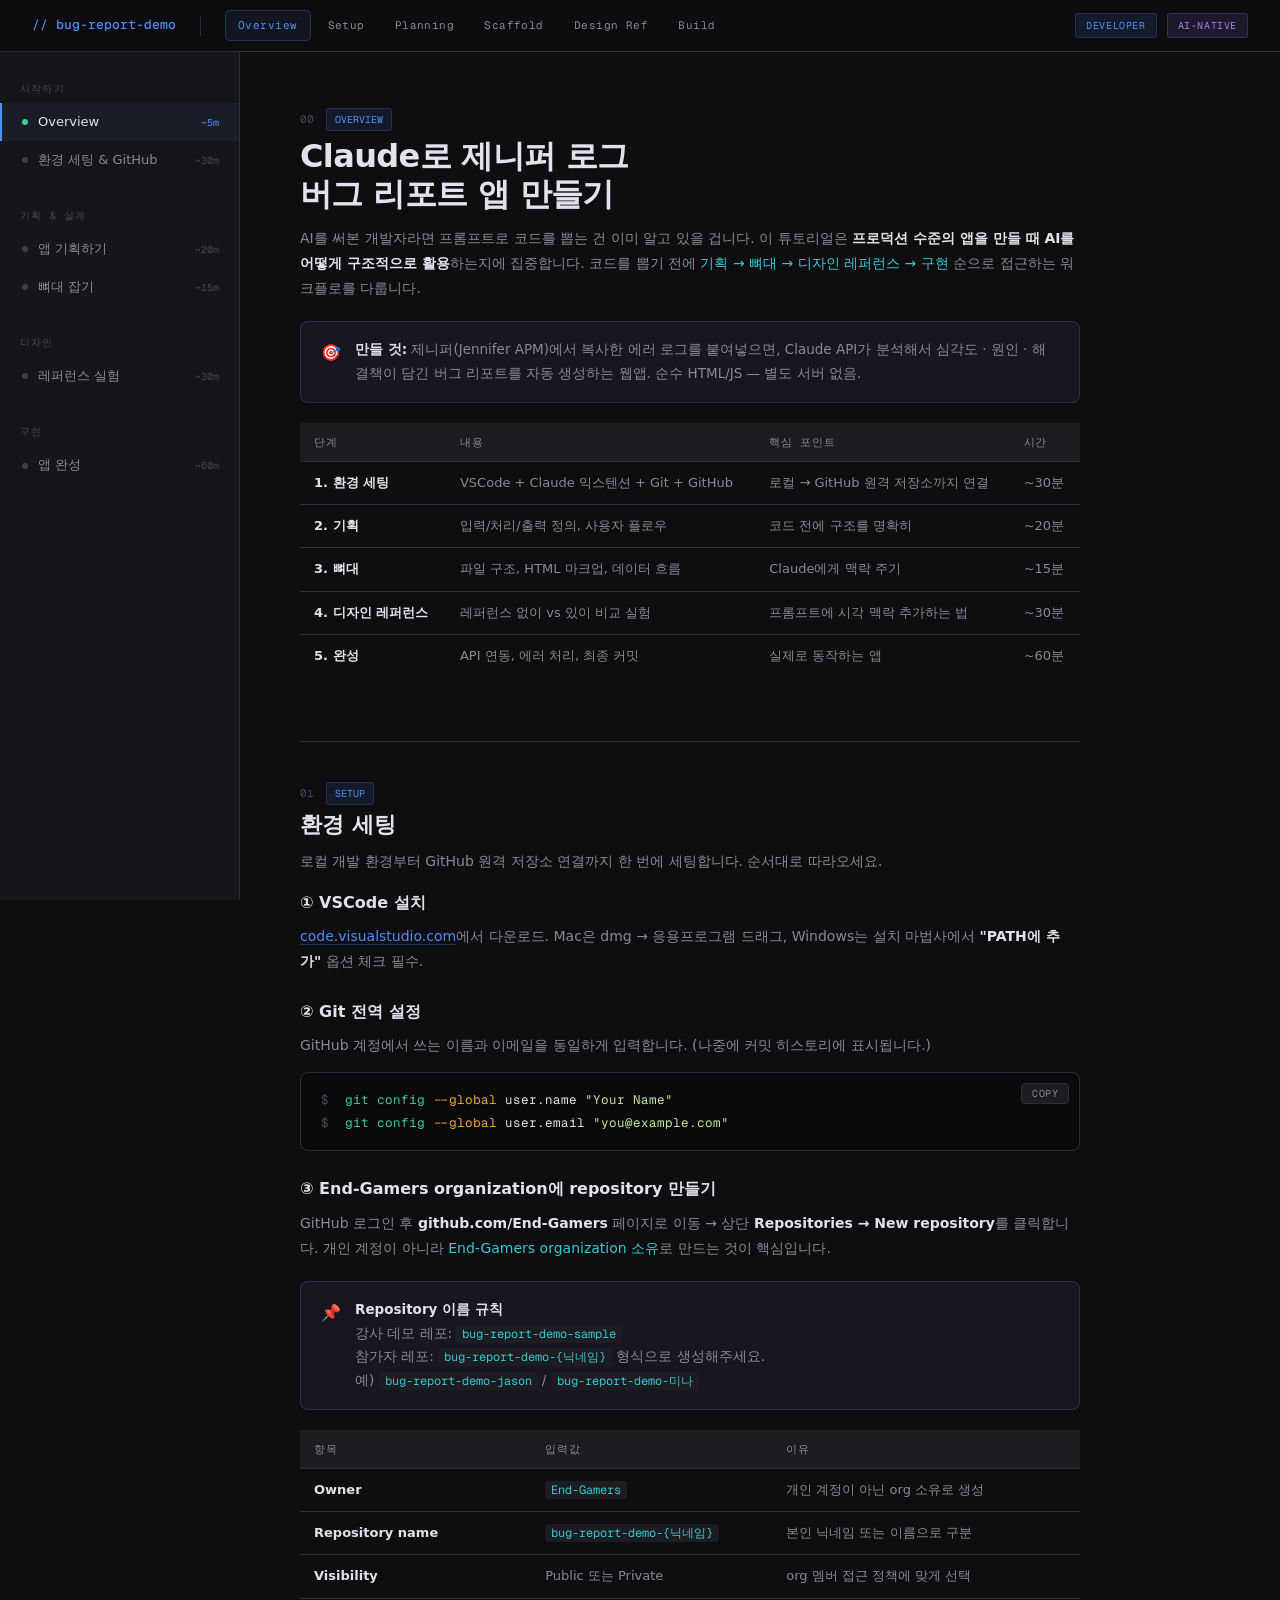
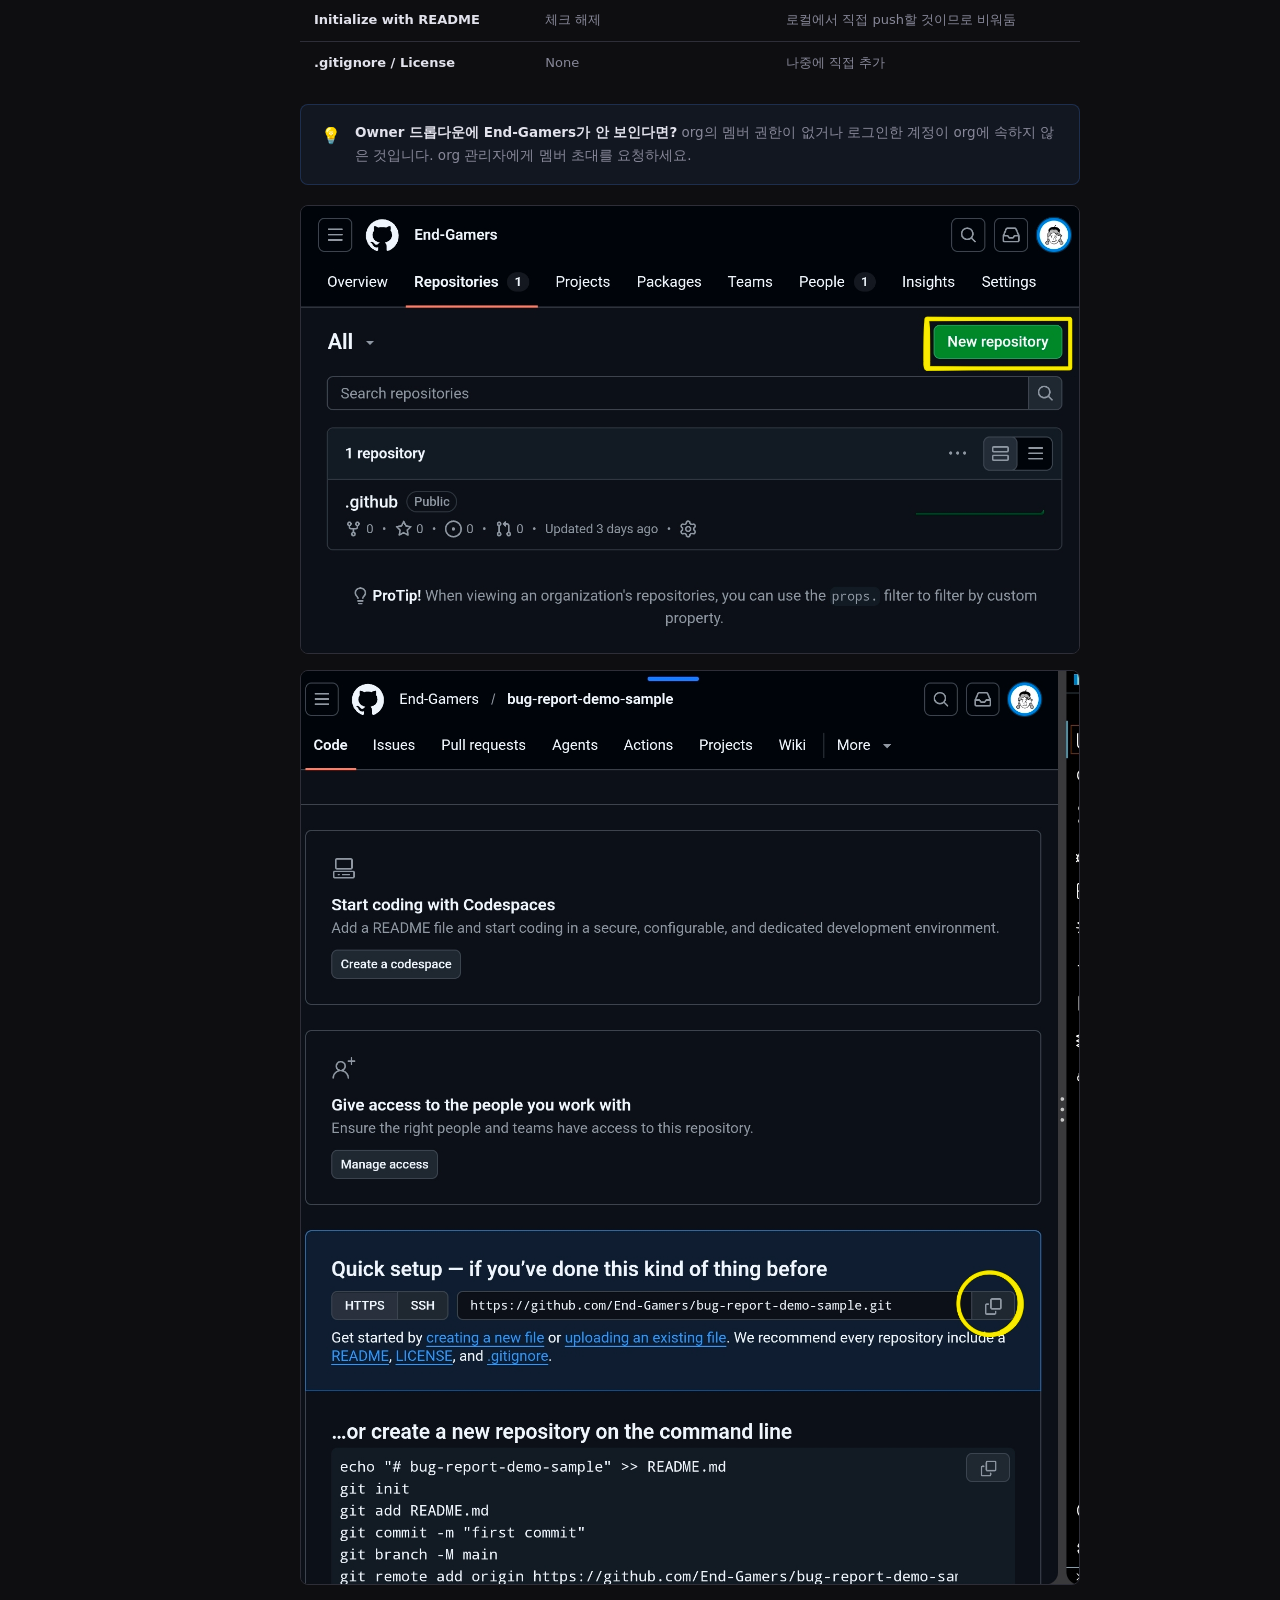
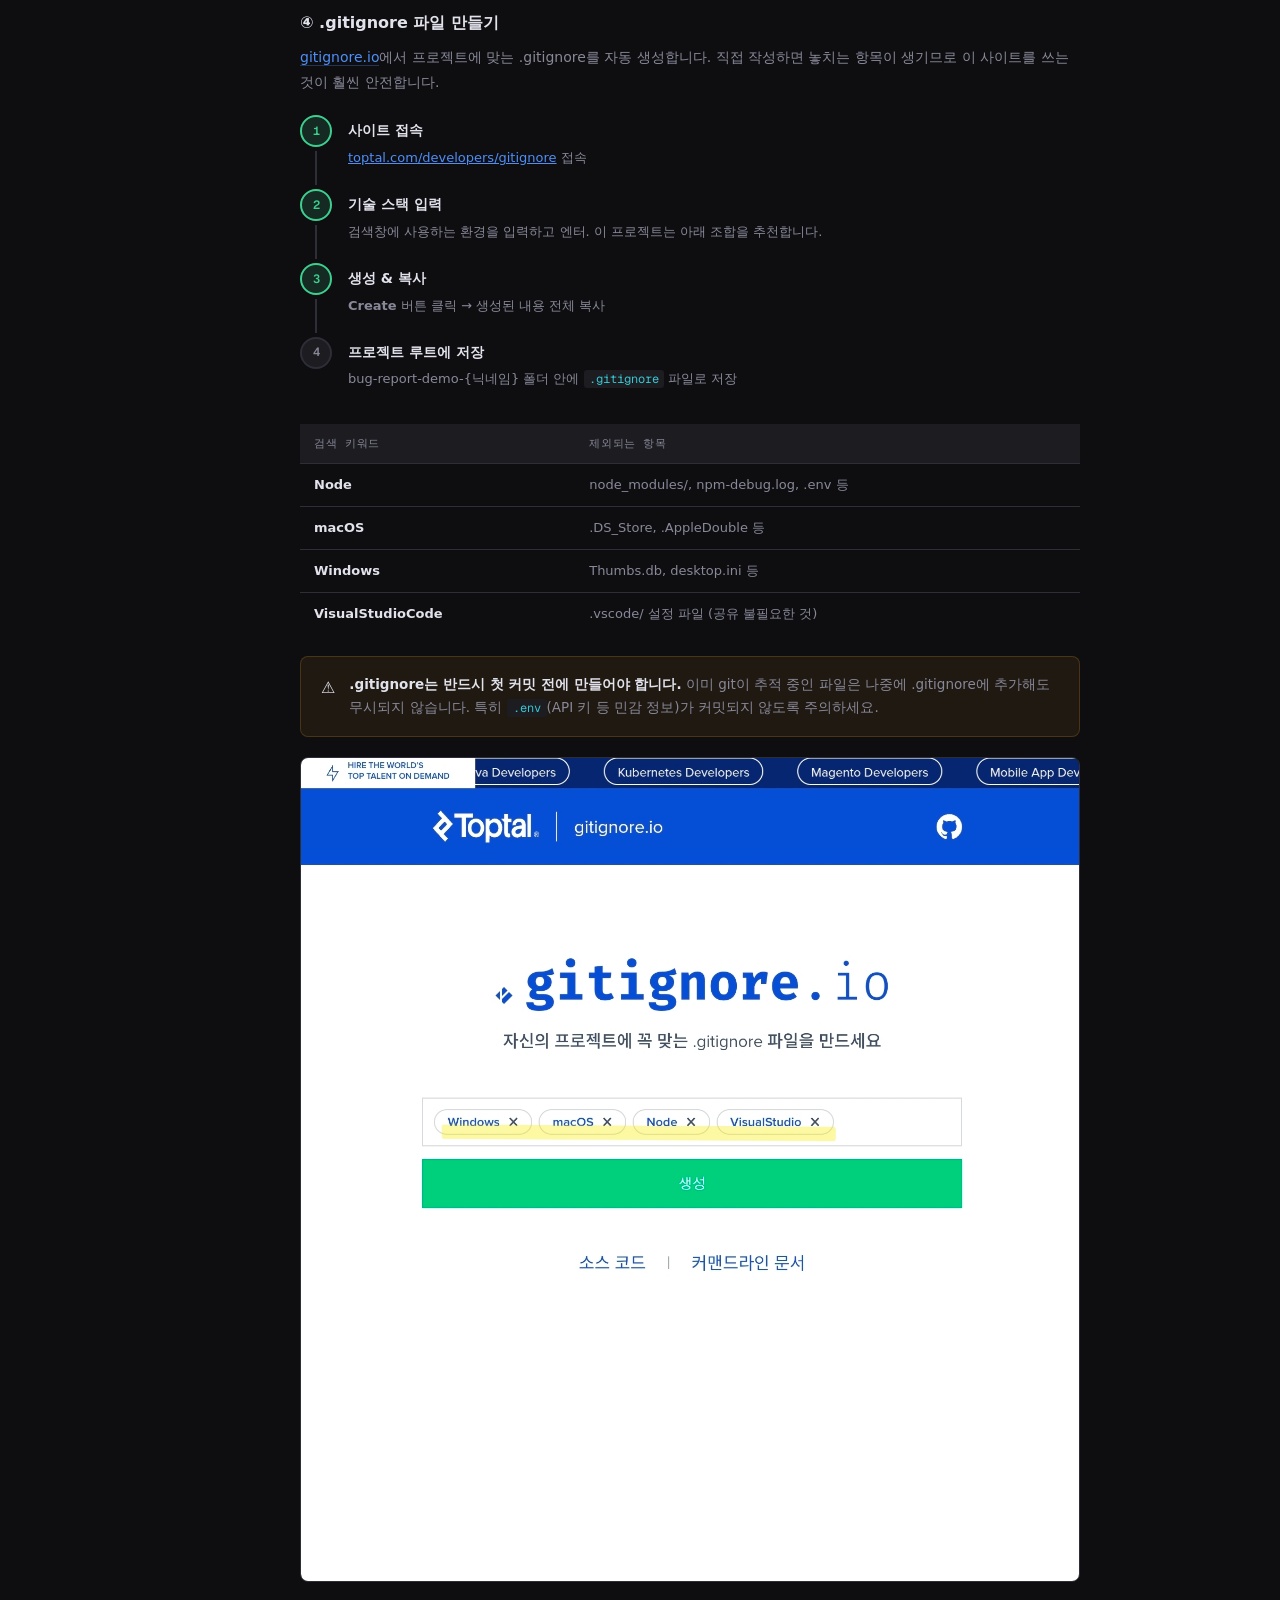
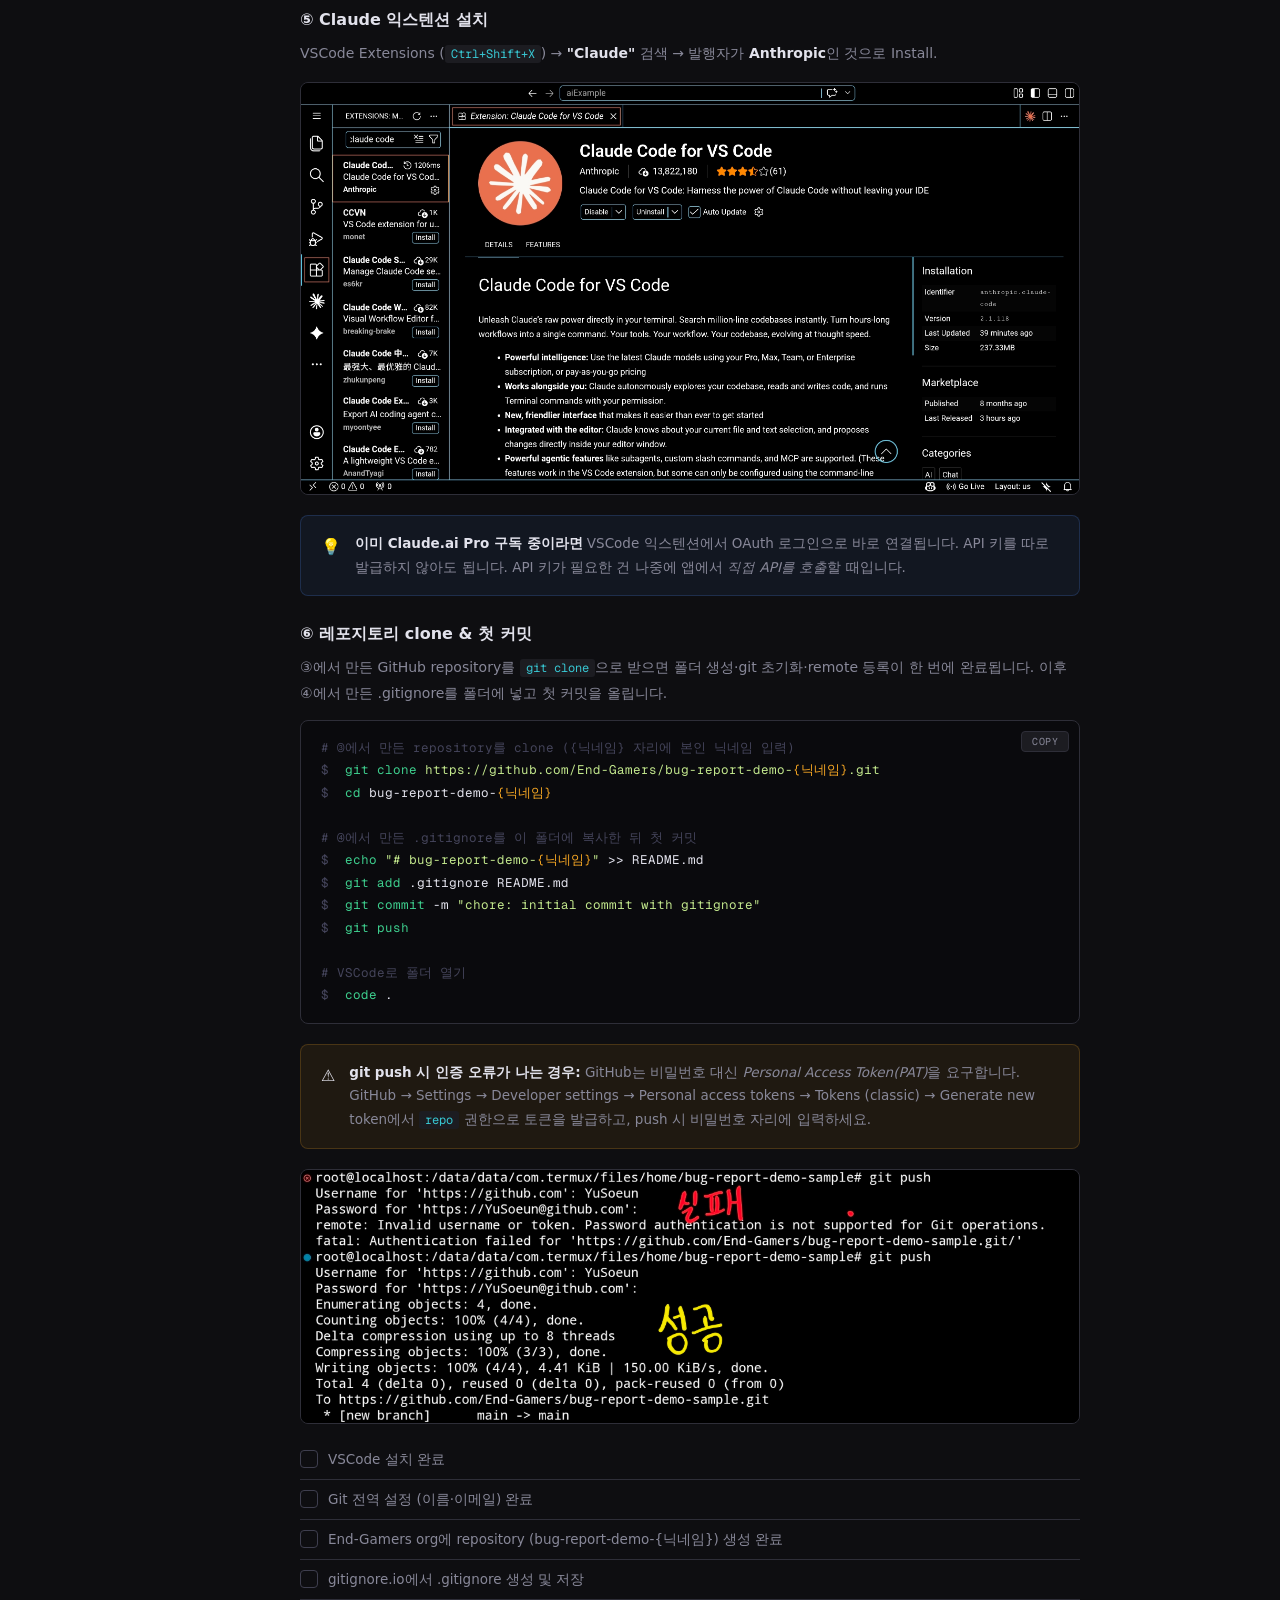
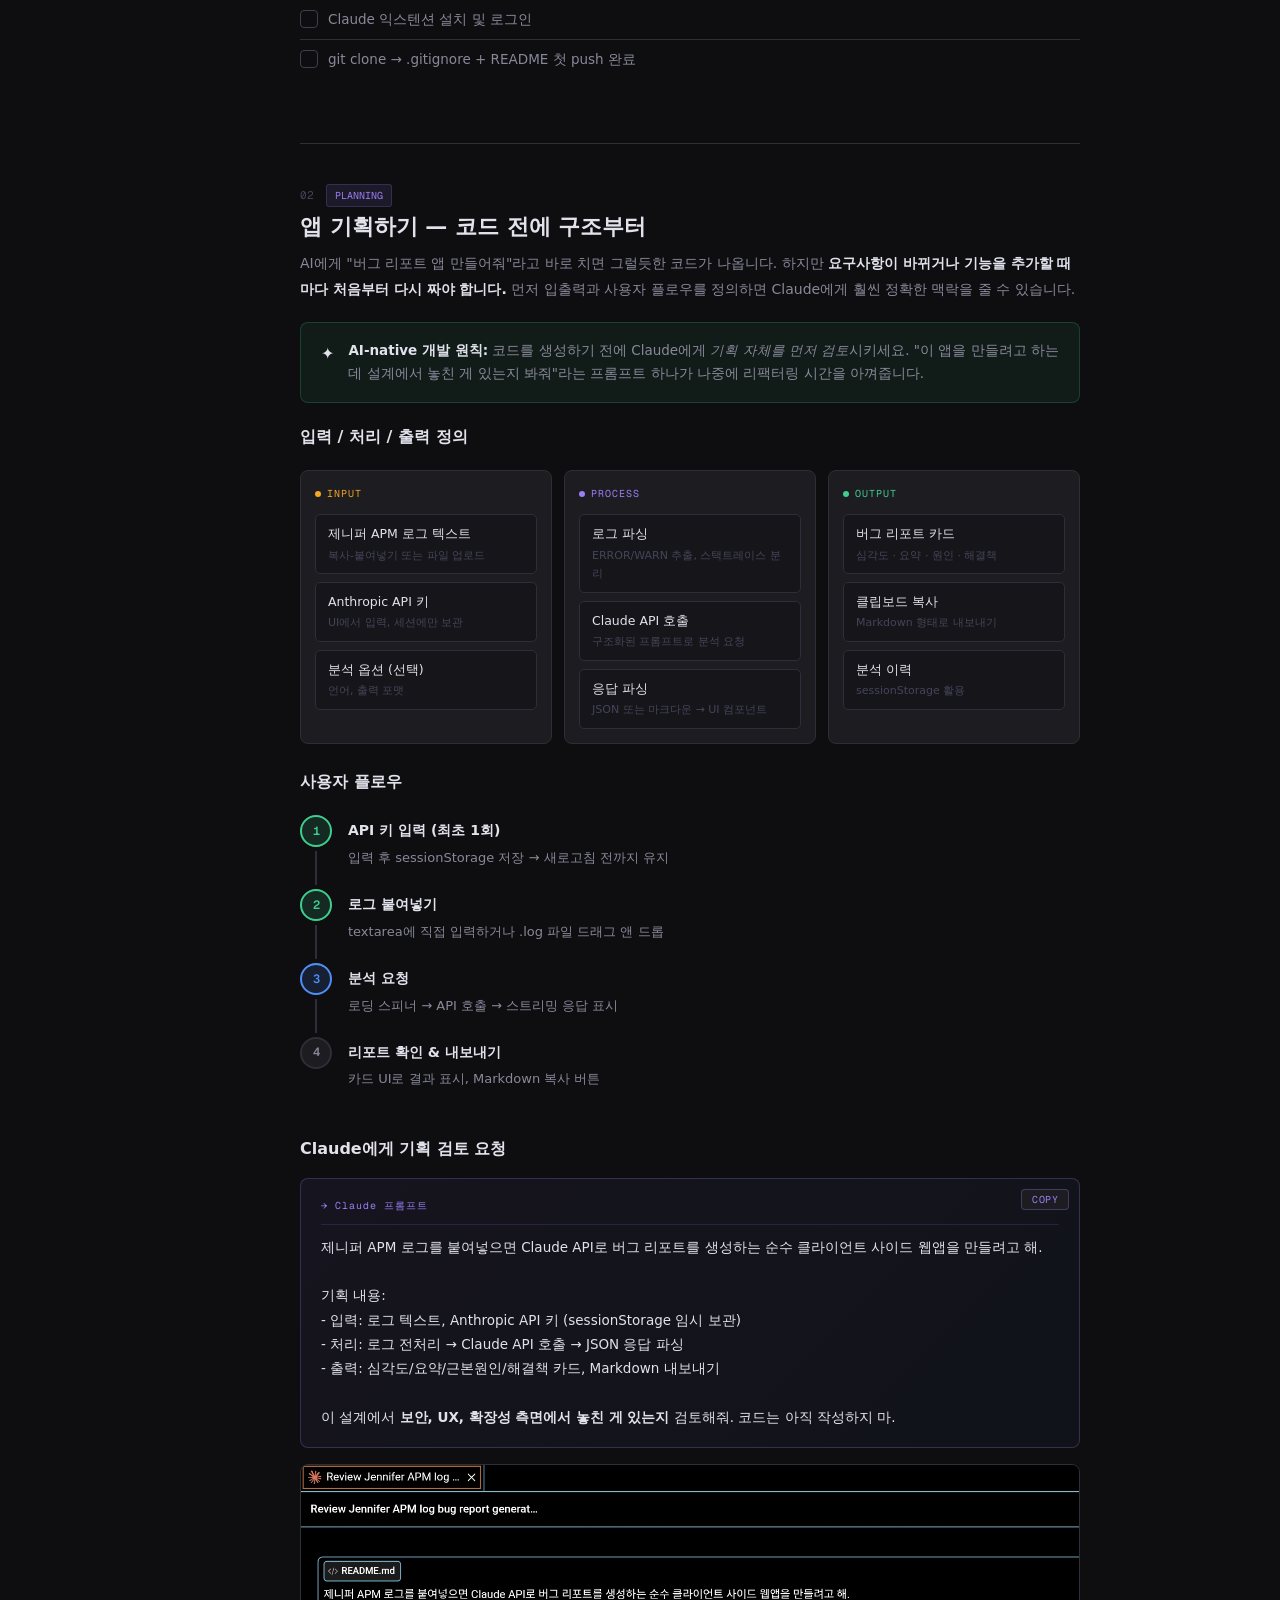
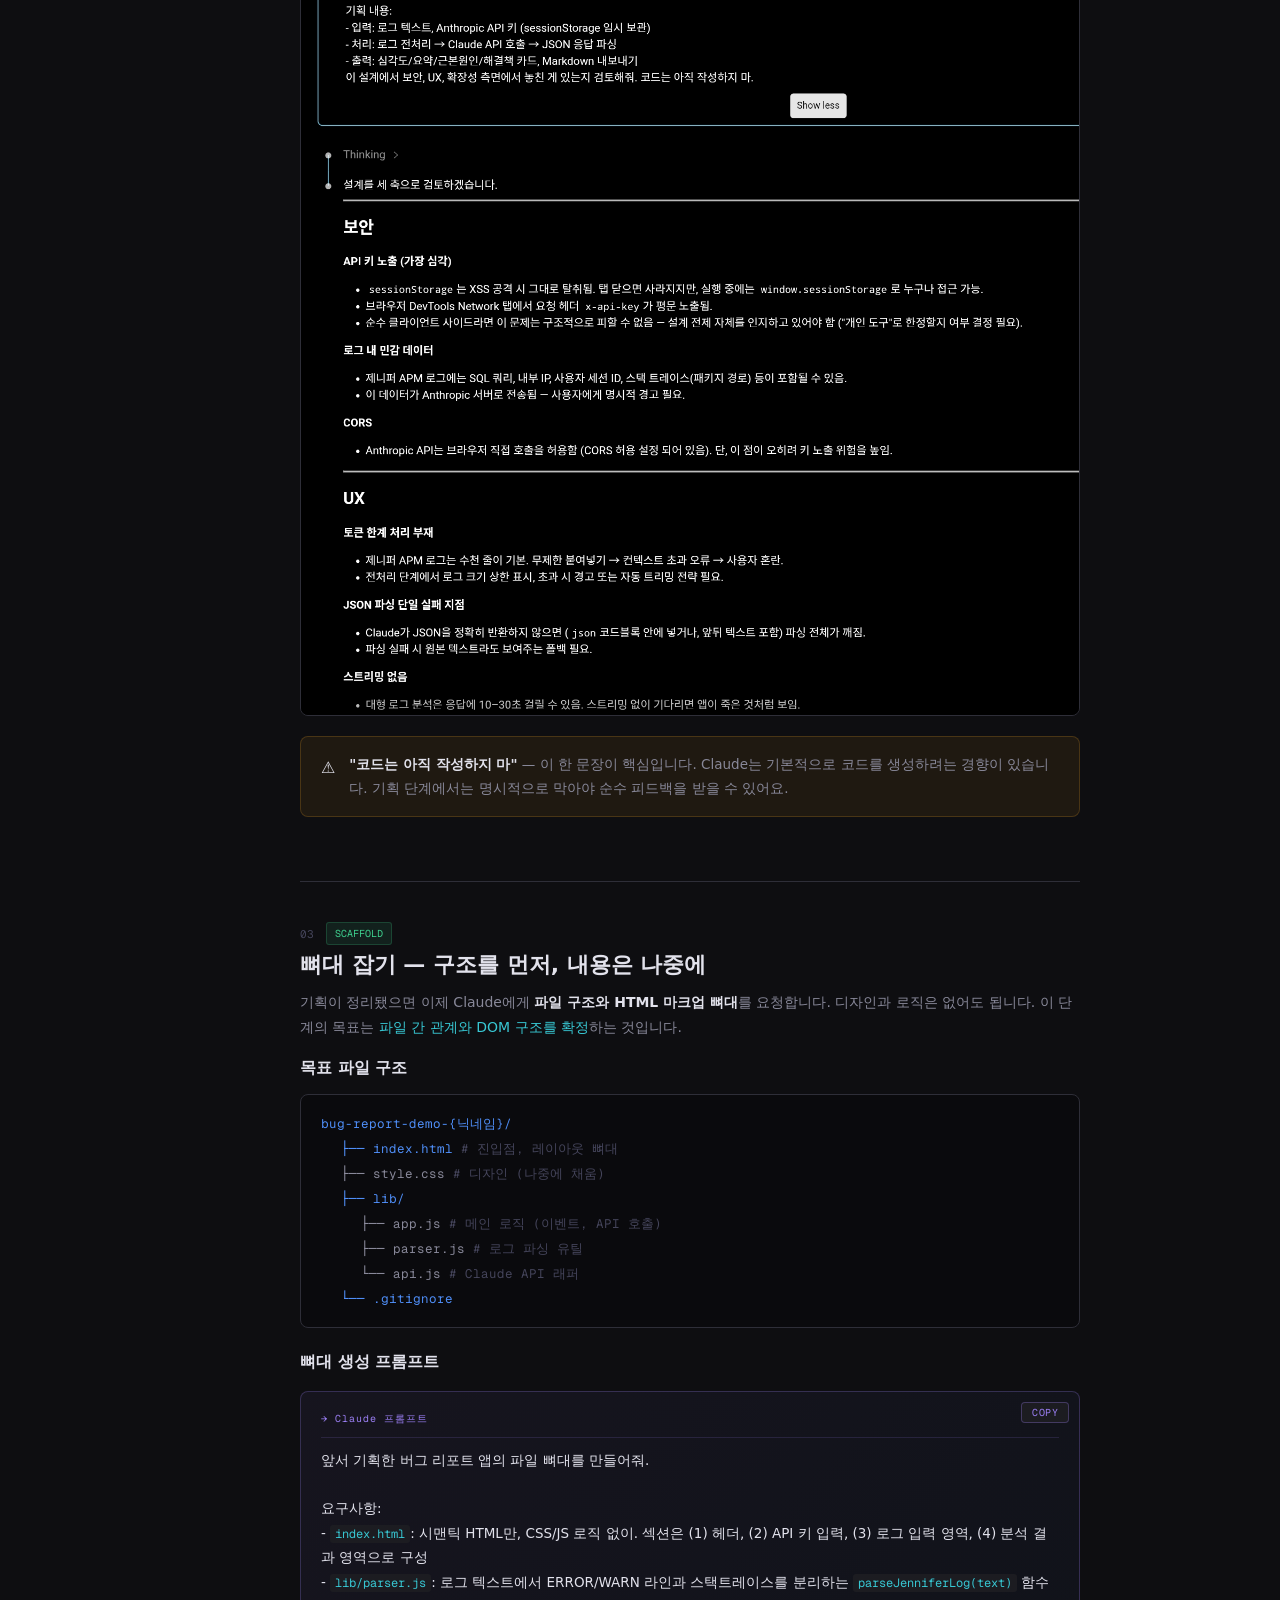
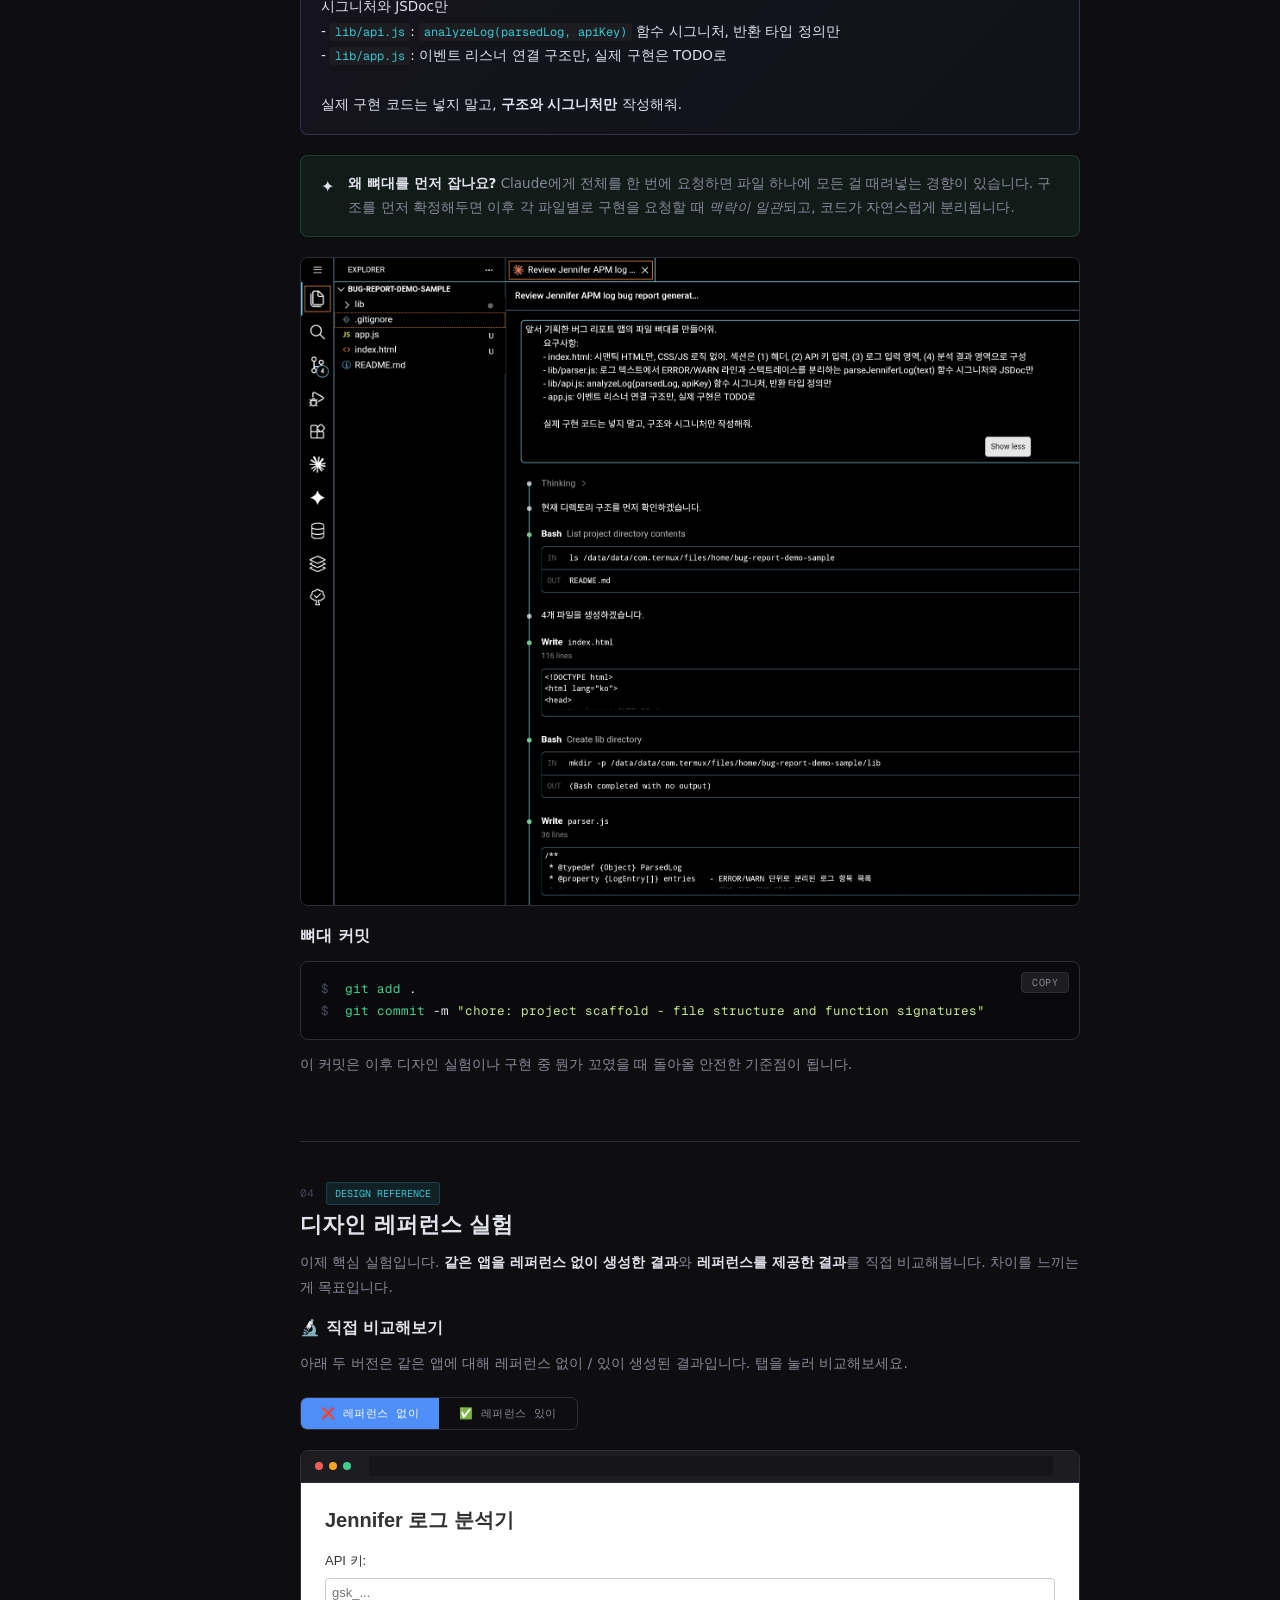
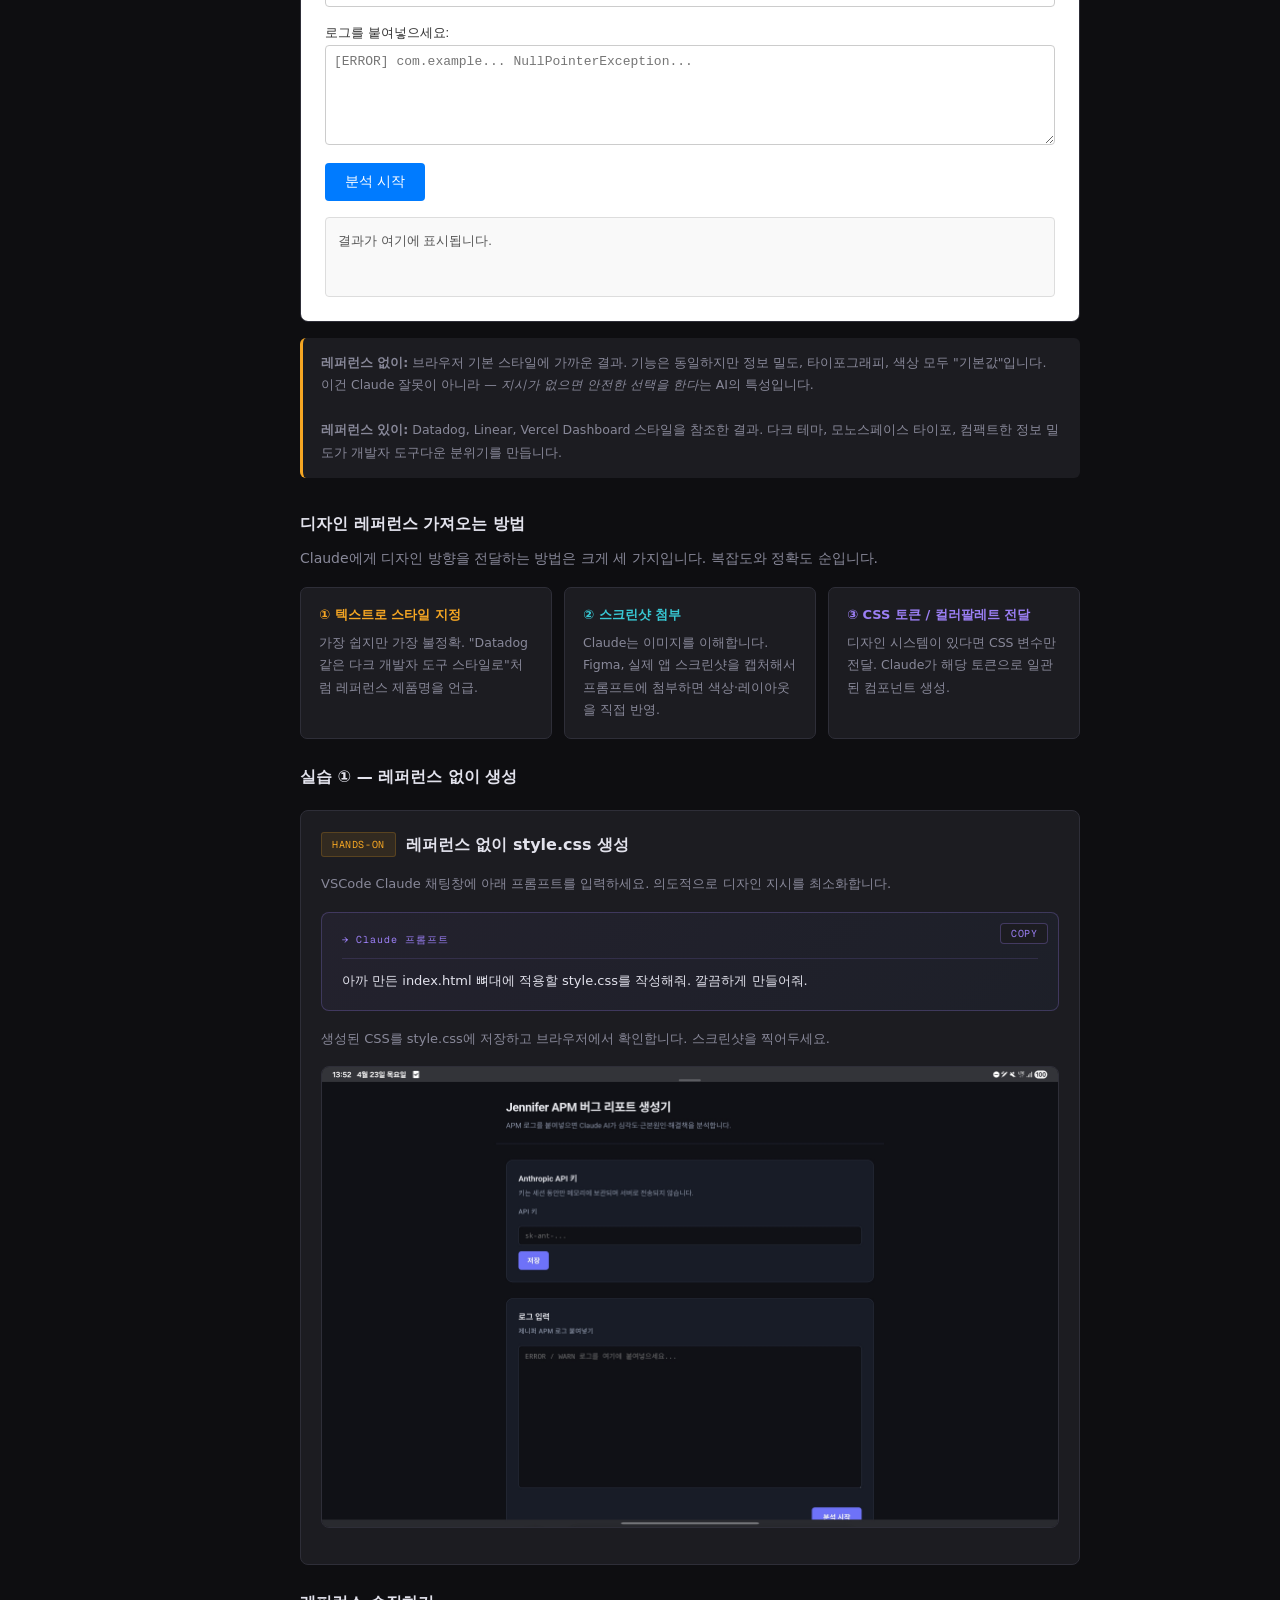
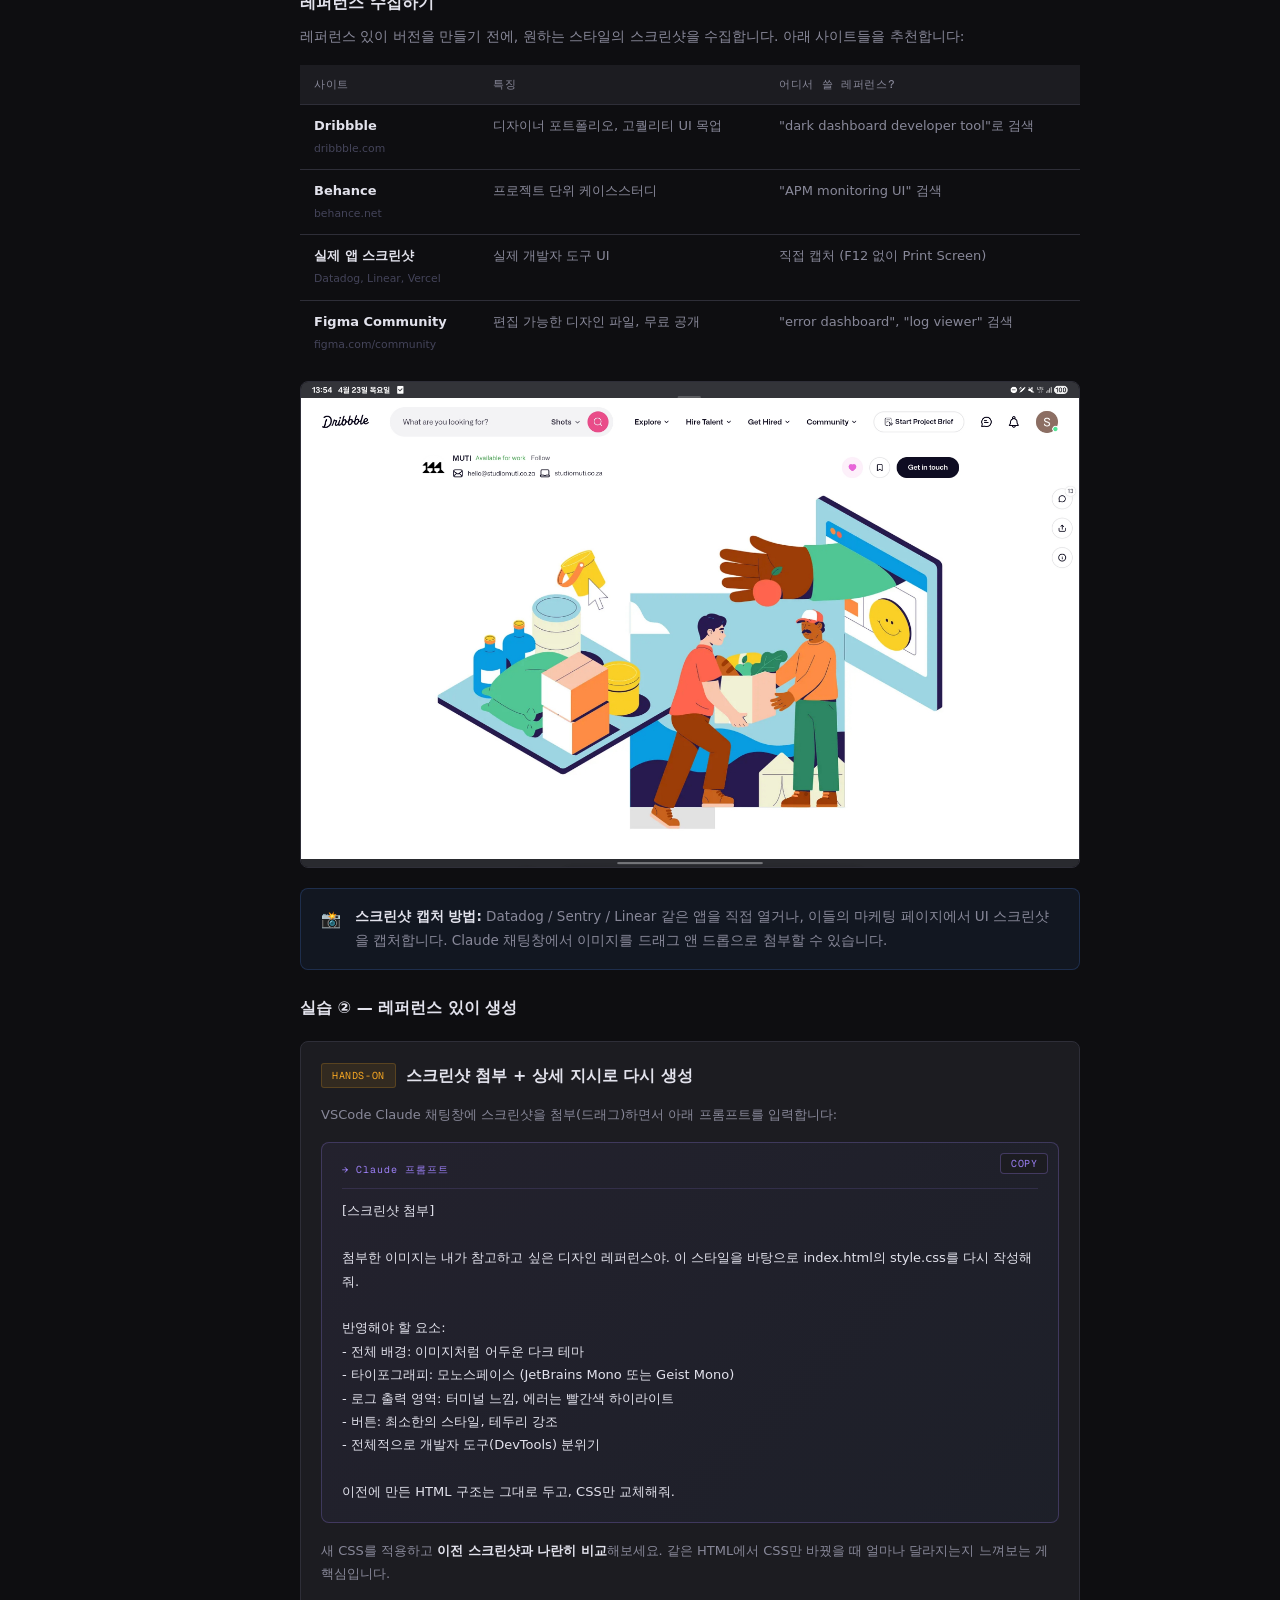
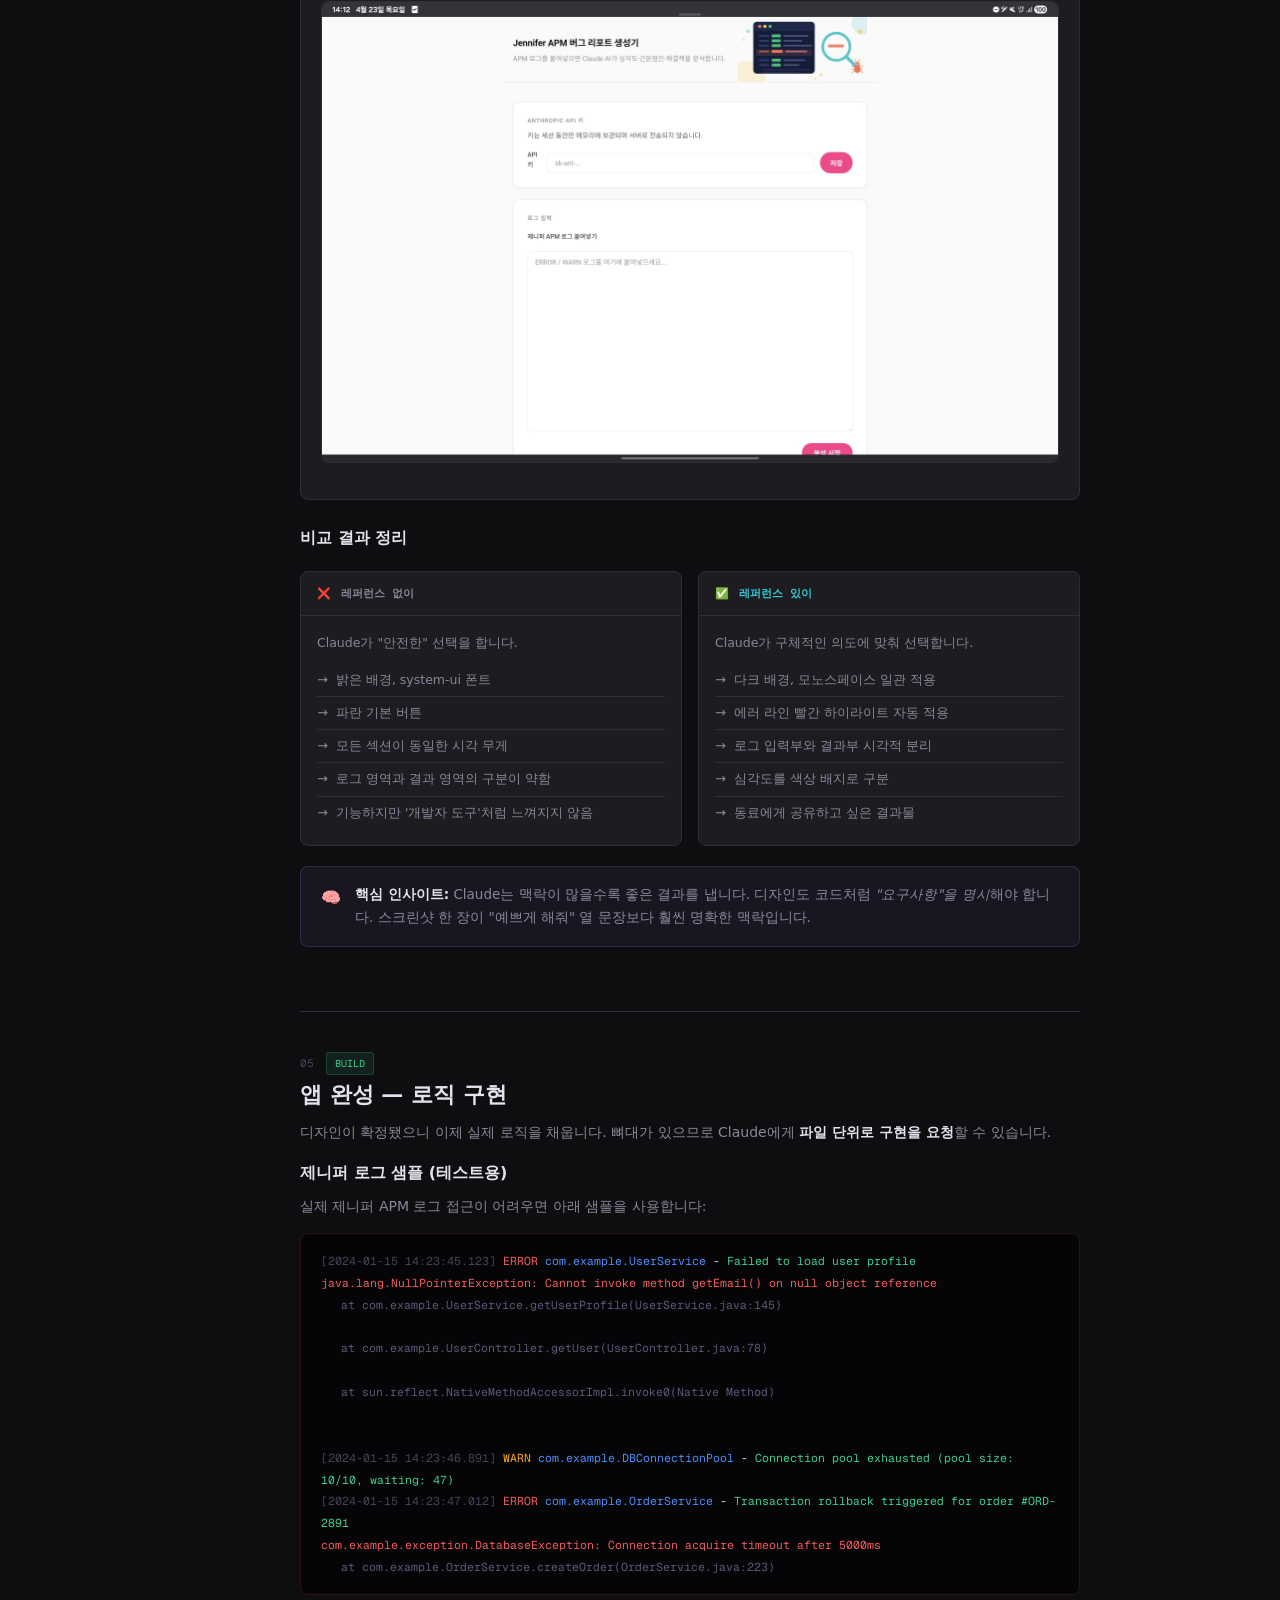
<file: docs/index.html>
<!DOCTYPE html>
<html lang="ko">
<head>
<meta charset="UTF-8">
<meta name="viewport" content="width=device-width, initial-scale=1.0">
<title>Claude Code + 제니퍼 버그 리포트 앱 — 개발자 튜토리얼</title>
<link href="https://fonts.googleapis.com/css2?family=Geist+Mono:wght@300;400;500;600&family=Pretendard:wght@300;400;500;600;700&display=swap" rel="stylesheet">
<style>
*, *::before, *::after { box-sizing: border-box; margin: 0; padding: 0; }

:root {
  --bg:       #0e0e11;
  --surface:  #16161a;
  --panel:    #1c1c21;
  --border:   #2e2e38;
  --border2:  #3e3e4e;
  --text:     #e2e2ec;
  --muted:    #888899;
  --dim:      #44445a;
  --blue:     #4f8ef7;
  --green:    #3ecf8e;
  --orange:   #f5a623;
  --red:      #f25c5c;
  --purple:   #9b7ff4;
  --cyan:     #38c8d4;
  --mono: 'Geist Mono', 'JetBrains Mono', monospace;
  --sans: 'Pretendard', system-ui, sans-serif;
}

html { scroll-behavior: smooth; }
body { background: var(--bg); color: var(--text); font-family: var(--sans); font-size: 14px; line-height: 1.7; overflow-x: hidden; }

/* ── TOPBAR ── */
.topbar {
  position: fixed; top: 0; left: 0; right: 0; z-index: 200;
  height: 52px;
  background: rgba(14,14,17,0.92);
  backdrop-filter: blur(16px);
  border-bottom: 1px solid var(--border);
  display: flex; align-items: center; padding: 0 32px; gap: 24px;
}
.topbar-logo { font-family: var(--mono); font-size: 13px; color: var(--blue); font-weight: 500; }
.topbar-sep { width: 1px; height: 20px; background: var(--border); }
.topbar-nav { display: flex; gap: 4px; }
.topbar-link {
  font-family: var(--mono); font-size: 11px; letter-spacing: 0.04em;
  color: var(--muted); padding: 5px 12px; border-radius: 5px; cursor: pointer;
  transition: all .15s; border: 1px solid transparent; text-decoration: none;
}
.topbar-link:hover { color: var(--text); background: var(--panel); }
.topbar-link.active { color: var(--blue); border-color: rgba(79,142,247,.25); background: rgba(79,142,247,.07); }
.topbar-right { margin-left: auto; display: flex; align-items: center; gap: 10px; }
.tag { font-family: var(--mono); font-size: 10px; padding: 3px 10px; border-radius: 3px; letter-spacing: .06em; }
.tag-dev { background: rgba(79,142,247,.12); color: var(--blue); border: 1px solid rgba(79,142,247,.2); }
.tag-ai  { background: rgba(155,127,244,.12); color: var(--purple); border: 1px solid rgba(155,127,244,.2); }
.progress-line { position: fixed; top: 52px; left: 0; height: 2px; background: linear-gradient(90deg, var(--blue), var(--purple), var(--cyan)); z-index: 199; transition: width .1s; width: 0%; }

/* ── LAYOUT ── */
.shell { display: flex; min-height: 100vh; padding-top: 52px; }
.sidebar {
  position: fixed; top: 52px; left: 0; bottom: 0; width: 240px;
  background: var(--surface); border-right: 1px solid var(--border);
  padding: 28px 0; overflow-y: auto; z-index: 100;
}
.sidebar-section { margin-bottom: 28px; }
.sidebar-label { font-family: var(--mono); font-size: 10px; letter-spacing: .12em; color: var(--dim); padding: 0 20px; margin-bottom: 6px; text-transform: uppercase; }
.sidebar-item {
  display: flex; align-items: center; gap: 10px;
  padding: 8px 20px; cursor: pointer; transition: all .15s;
  font-size: 13px; color: var(--muted); border-left: 2px solid transparent; position: relative;
}
.sidebar-item:hover { color: var(--text); background: var(--panel); }
.sidebar-item.active { color: var(--text); border-left-color: var(--blue); background: rgba(79,142,247,.06); }
.sidebar-item .dot { width: 6px; height: 6px; border-radius: 50%; background: var(--border2); flex-shrink: 0; }
.sidebar-item.active .dot, .sidebar-item.done .dot { background: var(--green); }
.sidebar-item .num { font-family: var(--mono); font-size: 10px; color: var(--dim); margin-left: auto; }
.sidebar-item.active .num { color: var(--blue); }

.main { margin-left: 240px; flex: 1; padding: 56px 60px 100px; max-width: 900px; }

/* ── TYPOGRAPHY ── */
h1 { font-size: 32px; font-weight: 700; line-height: 1.2; letter-spacing: -.02em; margin-bottom: 12px; }
h2 { font-size: 22px; font-weight: 600; line-height: 1.3; margin-bottom: 10px; }
h3 { font-size: 16px; font-weight: 600; color: var(--text); margin-bottom: 8px; }
p { color: var(--muted); margin-bottom: 14px; font-size: 14px; line-height: 1.8; }
p strong { color: var(--text); font-weight: 600; }
p em { color: var(--cyan); font-style: normal; }
p a { color: var(--blue); text-decoration: none; border-bottom: 1px solid rgba(79,142,247,.3); }
p a:hover { border-color: var(--blue); }

/* ── SECTION ── */
.section { margin-bottom: 64px; scroll-margin-top: 80px; }
.section-meta { display: flex; align-items: center; gap: 12px; margin-bottom: 6px; }
.section-index { font-family: var(--mono); font-size: 11px; color: var(--dim); }
.section-badge { font-family: var(--mono); font-size: 10px; padding: 2px 8px; border-radius: 3px; }
.badge-setup   { background: rgba(79,142,247,.1);  color: var(--blue);   border: 1px solid rgba(79,142,247,.2); }
.badge-plan    { background: rgba(155,127,244,.1); color: var(--purple); border: 1px solid rgba(155,127,244,.2); }
.badge-build   { background: rgba(62,207,142,.1);  color: var(--green);  border: 1px solid rgba(62,207,142,.2); }
.badge-design  { background: rgba(56,200,212,.1);  color: var(--cyan);   border: 1px solid rgba(56,200,212,.2); }
.badge-compare { background: rgba(245,166,35,.1);  color: var(--orange); border: 1px solid rgba(245,166,35,.2); }
.divider { height: 1px; background: var(--border); margin: 40px 0; }

/* ── CALLOUT ── */
.callout { border-radius: 8px; padding: 16px 20px; margin: 20px 0; display: flex; gap: 14px; align-items: flex-start; }
.callout-info   { background: rgba(79,142,247,.07);  border: 1px solid rgba(79,142,247,.2); }
.callout-warn   { background: rgba(245,166,35,.07);  border: 1px solid rgba(245,166,35,.2); }
.callout-tip    { background: rgba(62,207,142,.07);  border: 1px solid rgba(62,207,142,.2); }
.callout-purple { background: rgba(155,127,244,.07); border: 1px solid rgba(155,127,244,.2); }
.callout-icon { font-size: 16px; flex-shrink: 0; margin-top: 1px; }
.callout-body { font-size: 13.5px; color: var(--muted); line-height: 1.75; }
.callout-body strong { color: var(--text); }
.callout-body code { font-family: var(--mono); font-size: 12px; background: var(--panel); padding: 1px 6px; border-radius: 3px; color: var(--cyan); }

/* ── CODE / CMD ── */
.codeblock {
  background: #0a0a0d; border: 1px solid var(--border);
  border-radius: 8px; padding: 16px 20px; margin: 12px 0;
  font-family: var(--mono); font-size: 12.5px; line-height: 1.8;
  overflow-x: auto; position: relative;
}
.codeblock .prompt { color: var(--dim); user-select: none; margin-right: 8px; }
.codeblock .cmd { color: var(--green); }
.codeblock .arg { color: var(--orange); }
.codeblock .str { color: #c3e88d; }
.codeblock .kw  { color: #c792ea; }
.codeblock .cm  { color: var(--dim); }
.codeblock .hl  { color: var(--cyan); }
.codeblock .fn  { color: var(--blue); }
.codeblock .num { color: #f78c6c; }
.cbtn { position: absolute; top: 10px; right: 10px; font-family: var(--mono); font-size: 10px; background: var(--panel); border: 1px solid var(--border); color: var(--muted); padding: 3px 10px; border-radius: 4px; cursor: pointer; transition: all .15s; letter-spacing: .04em; }
.cbtn:hover { background: var(--blue); color: white; border-color: var(--blue); }
.cbtn.ok { background: var(--green); color: #0e0e11; border-color: var(--green); }

/* ── PROMPT BLOCK ── */
.prompt-block {
  background: linear-gradient(135deg, rgba(155,127,244,.06), rgba(79,142,247,.04));
  border: 1px solid rgba(155,127,244,.25); border-radius: 8px;
  padding: 18px 20px; margin: 16px 0; position: relative;
}
.prompt-block::before {
  content: '→ Claude 프롬프트';
  font-family: var(--mono); font-size: 10px; color: var(--purple); letter-spacing: .1em;
  display: block; margin-bottom: 10px; padding-bottom: 10px; border-bottom: 1px solid rgba(155,127,244,.15);
}
.prompt-block p { color: var(--text); font-size: 13.5px; margin-bottom: 0; line-height: 1.8; }
.prompt-block code { font-family: var(--mono); font-size: 12px; color: var(--cyan); background: var(--panel); padding: 1px 5px; border-radius: 3px; }
.pbtn { position: absolute; top: 10px; right: 10px; font-family: var(--mono); font-size: 10px; background: var(--panel); border: 1px solid rgba(155,127,244,.3); color: var(--purple); padding: 3px 10px; border-radius: 4px; cursor: pointer; transition: all .15s; letter-spacing: .04em; }
.pbtn:hover { background: var(--purple); color: white; border-color: var(--purple); }
.pbtn.ok { background: var(--green); color: #0e0e11; border-color: var(--green); }

/* ── TABLE ── */
.tbl { width: 100%; border-collapse: collapse; margin: 16px 0; font-size: 13px; }
.tbl th { text-align: left; padding: 10px 14px; background: var(--panel); color: var(--muted); font-family: var(--mono); font-size: 11px; letter-spacing: .06em; border-bottom: 1px solid var(--border); font-weight: 500; }
.tbl td { padding: 10px 14px; border-bottom: 1px solid var(--border); color: var(--muted); vertical-align: top; }
.tbl td strong { color: var(--text); }
.tbl tr:last-child td { border-bottom: none; }
.tbl tr:hover td { background: var(--panel); }

/* ── PLANNING BOARD ── */
.plan-board { display: grid; grid-template-columns: 1fr 1fr 1fr; gap: 12px; margin: 20px 0; }
.plan-col { background: var(--panel); border: 1px solid var(--border); border-radius: 8px; padding: 14px; }
.plan-col-title { font-family: var(--mono); font-size: 10px; letter-spacing: .1em; color: var(--muted); margin-bottom: 12px; text-transform: uppercase; display: flex; align-items: center; gap: 6px; }
.plan-col-title::before { content: ''; width: 6px; height: 6px; border-radius: 50%; background: currentColor; }
.plan-col.inputs .plan-col-title  { color: var(--orange); }
.plan-col.process .plan-col-title { color: var(--purple); }
.plan-col.outputs .plan-col-title { color: var(--green); }
.plan-item { background: var(--surface); border: 1px solid var(--border); border-radius: 5px; padding: 8px 12px; margin-bottom: 8px; font-size: 12.5px; color: var(--text); }
.plan-item:last-child { margin-bottom: 0; }
.plan-item small { display: block; color: var(--dim); font-size: 11px; margin-top: 2px; }

/* ── COMPARE SECTION ── */
.compare-wrap { display: grid; grid-template-columns: 1fr 1fr; gap: 16px; margin: 20px 0; }
.compare-card {
  border-radius: 8px; border: 1px solid var(--border); overflow: hidden;
  background: var(--panel);
}
.compare-card-header {
  padding: 12px 16px; border-bottom: 1px solid var(--border);
  display: flex; align-items: center; gap: 10px;
  font-family: var(--mono); font-size: 11px;
}
.compare-card-header .label { font-weight: 600; }
.compare-card.no-ref .compare-card-header { color: var(--muted); }
.compare-card.with-ref .compare-card-header { color: var(--cyan); }
.compare-card-body { padding: 16px; }
.compare-card-body p { font-size: 12.5px; margin-bottom: 0; }
.diff-list { list-style: none; margin-top: 10px; }
.diff-list li { font-size: 12.5px; padding: 5px 0; border-bottom: 1px solid var(--border); color: var(--muted); display: flex; gap: 8px; align-items: flex-start; }
.diff-list li:last-child { border-bottom: none; }
.diff-list li .icon { flex-shrink: 0; font-size: 13px; }

/* ── STEP TIMELINE ── */
.steps-flow { display: flex; flex-direction: column; gap: 0; margin: 20px 0; }
.flow-item { display: flex; gap: 16px; }
.flow-left { display: flex; flex-direction: column; align-items: center; }
.flow-circle { width: 32px; height: 32px; border-radius: 50%; background: var(--panel); border: 2px solid var(--border); display: flex; align-items: center; justify-content: center; font-family: var(--mono); font-size: 12px; font-weight: 600; color: var(--muted); flex-shrink: 0; }
.flow-item.active .flow-circle { background: rgba(79,142,247,.15); border-color: var(--blue); color: var(--blue); }
.flow-item.done .flow-circle { background: rgba(62,207,142,.15); border-color: var(--green); color: var(--green); }
.flow-line { width: 2px; flex: 1; background: var(--border); margin: 4px 0; min-height: 20px; }
.flow-item:last-child .flow-line { display: none; }
.flow-content { padding: 4px 0 20px; }
.flow-title { font-size: 14px; font-weight: 600; color: var(--text); margin-bottom: 4px; }
.flow-desc { font-size: 13px; color: var(--muted); }

/* ── WIREFRAME ── */
.wireframe { background: #0a0a0d; border: 1px solid var(--border); border-radius: 8px; padding: 20px; margin: 16px 0; font-family: var(--mono); font-size: 11px; color: var(--dim); line-height: 1.6; overflow-x: auto; }
.wireframe .wf-box { border: 1px dashed var(--border2); display: inline-block; padding: 4px 8px; border-radius: 3px; margin: 2px; color: var(--muted); font-size: 11px; }
.wireframe .wf-btn { border: 1px solid var(--blue); color: var(--blue); padding: 4px 14px; border-radius: 3px; display: inline-block; margin: 2px; font-size: 11px; }
.wireframe .wf-input { border-bottom: 1px solid var(--border2); padding: 4px 0; display: block; width: 100%; color: var(--dim); margin: 4px 0; font-size: 11px; }
.wireframe .wf-section { border: 1px dashed var(--border); border-radius: 4px; padding: 10px 12px; margin: 8px 0; }
.wireframe .wf-label { color: var(--dim); font-size: 10px; display: block; margin-bottom: 4px; text-transform: uppercase; letter-spacing: .08em; }
.wireframe .wf-row { display: flex; gap: 12px; align-items: flex-start; }
.wireframe .wf-col { flex: 1; }

/* ── DESIGN COMPARE DEMO ── */
.demo-toggle { display: flex; gap: 0; margin: 20px 0; border: 1px solid var(--border); border-radius: 7px; overflow: hidden; width: fit-content; }
.demo-btn { font-family: var(--mono); font-size: 11px; padding: 8px 20px; cursor: pointer; border: none; background: transparent; color: var(--muted); letter-spacing: .04em; transition: all .15s; }
.demo-btn.active { background: var(--blue); color: white; }
.demo-btn:hover:not(.active) { background: var(--panel); color: var(--text); }

.demo-frame { background: #0a0a0d; border: 1px solid var(--border); border-radius: 8px; overflow: hidden; margin-bottom: 12px; }
.demo-frame-bar { height: 32px; background: var(--panel); border-bottom: 1px solid var(--border); display: flex; align-items: center; padding: 0 14px; gap: 6px; }
.demo-frame-dot { width: 8px; height: 8px; border-radius: 50%; }
.demo-frame-url { flex: 1; background: var(--surface); border-radius: 4px; height: 20px; margin: 0 12px; }

/* ── NO-REF design (generic) ── */
.app-nore { padding: 24px; font-family: Arial, sans-serif; }
.app-nore h2 { color: #333; font-size: 20px; margin-bottom: 16px; }
.app-nore textarea { width: 100%; height: 100px; border: 1px solid #ccc; border-radius: 4px; padding: 8px; font-size: 13px; resize: vertical; background: white; color: #333; }
.app-nore button { background: #007bff; color: white; border: none; padding: 10px 20px; border-radius: 4px; margin-top: 10px; cursor: pointer; font-size: 14px; }
.app-nore .result-area { margin-top: 16px; border: 1px solid #ddd; border-radius: 4px; padding: 12px; min-height: 80px; background: #f9f9f9; color: #555; font-size: 13px; }

/* ── WITH-REF design (inspired) ── */
.app-ref { padding: 24px; background: #0e0e11; font-family: 'Geist Mono', monospace; }
.app-ref-header { display: flex; align-items: center; gap: 10px; margin-bottom: 20px; }
.app-ref-title { font-size: 14px; font-weight: 600; color: #e2e2ec; letter-spacing: .02em; }
.app-ref-badge { font-size: 10px; background: rgba(62,207,142,.1); border: 1px solid rgba(62,207,142,.2); color: #3ecf8e; padding: 2px 8px; border-radius: 3px; }
.app-ref-input-label { font-size: 10px; letter-spacing: .1em; color: #44445a; margin-bottom: 6px; text-transform: uppercase; }
.app-ref textarea { width: 100%; height: 90px; background: #0a0a0d; border: 1px solid #2e2e38; border-radius: 6px; padding: 10px 12px; font-size: 11px; color: #c3e88d; font-family: monospace; resize: vertical; }
.app-ref textarea:focus { outline: none; border-color: rgba(79,142,247,.5); }
.app-ref input:focus { outline: none; border-color: rgba(79,142,247,.5); }
.app-ref-actions { display: flex; gap: 8px; margin-top: 10px; }
.app-ref-btn { background: #4f8ef7; color: #0e0e11; border: none; padding: 8px 18px; border-radius: 5px; font-size: 11px; cursor: pointer; font-family: monospace; font-weight: 600; letter-spacing: .04em; }
.app-ref-btn-ghost { background: transparent; border: 1px solid #2e2e38; color: #888899; padding: 8px 14px; border-radius: 5px; font-size: 11px; cursor: pointer; font-family: monospace; }
.app-ref-result { margin-top: 14px; background: #0a0a0d; border: 1px solid #2e2e38; border-radius: 6px; padding: 14px; }
.app-ref-result-title { font-size: 10px; letter-spacing: .08em; color: #44445a; margin-bottom: 8px; text-transform: uppercase; }
.app-ref-chip { display: inline-block; font-size: 10px; padding: 2px 8px; border-radius: 3px; margin-right: 6px; }
.chip-high { background: rgba(242,92,92,.1); border: 1px solid rgba(242,92,92,.25); color: #f25c5c; }
.app-ref-result p { font-size: 11.5px; color: #888899; margin: 0; margin-top: 6px; }

.compare-note { font-size: 12.5px; color: var(--muted); background: var(--panel); border-radius: 6px; padding: 14px 18px; border-left: 3px solid var(--orange); line-height: 1.8; }

/* ── EXERCISE BOX ── */
.exercise { background: var(--panel); border: 1px solid var(--border); border-radius: 8px; padding: 20px; margin: 20px 0; }
.exercise-header { display: flex; align-items: center; gap: 10px; margin-bottom: 14px; }
.exercise-badge { font-family: var(--mono); font-size: 10px; background: rgba(245,166,35,.1); color: var(--orange); border: 1px solid rgba(245,166,35,.2); padding: 3px 10px; border-radius: 3px; letter-spacing: .06em; }
.exercise h3 { margin-bottom: 0; }
.exercise p { font-size: 13px; }
.exercise ol { padding-left: 20px; }
.exercise ol li { font-size: 13px; color: var(--muted); margin-bottom: 8px; line-height: 1.7; }
.exercise ol li strong { color: var(--text); }
.exercise ol li code { font-family: var(--mono); font-size: 12px; color: var(--cyan); background: var(--surface); padding: 1px 6px; border-radius: 3px; }

/* ── CHECKLIST ── */
.checklist { list-style: none; margin: 12px 0; }
.checklist li { display: flex; align-items: flex-start; gap: 10px; padding: 8px 0; border-bottom: 1px solid var(--border); font-size: 13.5px; color: var(--muted); cursor: pointer; transition: color .15s; }
.checklist li:last-child { border-bottom: none; }
.checklist li:hover { color: var(--text); }
.checklist li.done { color: var(--dim); text-decoration: line-through; }
.checkicon { width: 18px; height: 18px; border-radius: 4px; border: 1.5px solid var(--border2); display: flex; align-items: center; justify-content: center; font-size: 10px; flex-shrink: 0; margin-top: 2px; transition: all .15s; }
.checklist li.done .checkicon { background: var(--green); border-color: var(--green); color: #0e0e11; }

/* ── FILE TREE ── */
.filetree { background: #0a0a0d; border: 1px solid var(--border); border-radius: 8px; padding: 16px 20px; margin: 12px 0; font-family: var(--mono); font-size: 12.5px; line-height: 2; }
.filetree .dir { color: var(--blue); }
.filetree .file { color: var(--muted); }
.filetree .comment { color: var(--dim); }
.filetree .indent { padding-left: 20px; }
.filetree .indent2 { padding-left: 40px; }

/* ── GRID ── */
.grid2 { display: grid; grid-template-columns: 1fr 1fr; gap: 12px; margin: 16px 0; }
.grid3 { display: grid; grid-template-columns: 1fr 1fr 1fr; gap: 12px; margin: 16px 0; }
.card { background: var(--panel); border: 1px solid var(--border); border-radius: 7px; padding: 16px 18px; }
.card h3 { font-size: 13px; margin-bottom: 6px; }
.card p { font-size: 12.5px; margin-bottom: 0; }

/* ── LOG SAMPLE ── */
.log-sample { background: #050507; border: 1px solid rgba(242,92,92,.15); border-radius: 8px; padding: 16px 20px; font-family: var(--mono); font-size: 11.5px; line-height: 1.9; overflow-x: auto; margin: 14px 0; }
.ls-time { color: var(--dim); }
.ls-err  { color: var(--red); }
.ls-warn { color: var(--orange); }
.ls-cls  { color: var(--blue); }
.ls-msg  { color: var(--green); }
.ls-stack { color: #5a5a7a; padding-left: 20px; display: block; }

/* ── SCREENSHOT ── */
.screenshot-img {
  width: 100%;
  border-radius: 8px;
  margin: 16px 0;
  display: block;
  border: 1px solid var(--border);
}

/* ── RESPONSIVE ── */
@media (max-width: 900px) {
  .sidebar { display: none; }
  .main { margin-left: 0; padding: 40px 24px 80px; }
  .plan-board, .compare-wrap, .grid2, .grid3 { grid-template-columns: 1fr; }
}

/* ── ANIM ── */
@keyframes fadeUp { from { opacity:0; transform: translateY(16px); } to { opacity:1; transform:none; } }
.section { opacity: 0; transform: translateY(16px); transition: opacity .4s ease, transform .4s ease; }
.section.visible { opacity: 1; transform: none; }
</style>
</head>
<body>

<div class="progress-line" id="prog"></div>

<div class="topbar">
  <div class="topbar-logo">// bug-report-demo</div>
  <div class="topbar-sep"></div>
  <nav class="topbar-nav">
    <a class="topbar-link active" href="#intro">Overview</a>
    <a class="topbar-link" href="#setup">Setup</a>
    <a class="topbar-link" href="#plan">Planning</a>
    <a class="topbar-link" href="#scaffold">Scaffold</a>
    <a class="topbar-link" href="#design">Design Ref</a>
    <a class="topbar-link" href="#build">Build</a>
  </nav>
  <div class="topbar-right">
    <span class="tag tag-dev">DEVELOPER</span>
    <span class="tag tag-ai">AI-NATIVE</span>
  </div>
</div>

<div class="shell">
  <!-- SIDEBAR -->
  <aside class="sidebar">
    <div class="sidebar-section">
      <div class="sidebar-label">시작하기</div>
      <div class="sidebar-item active" onclick="goto('intro')"><div class="dot"></div>Overview<span class="num">~5m</span></div>
      <div class="sidebar-item" onclick="goto('setup')"><div class="dot"></div>환경 세팅 &amp; GitHub<span class="num">~30m</span></div>
    </div>
    <div class="sidebar-section">
      <div class="sidebar-label">기획 & 설계</div>
      <div class="sidebar-item" onclick="goto('plan')"><div class="dot"></div>앱 기획하기<span class="num">~20m</span></div>
      <div class="sidebar-item" onclick="goto('scaffold')"><div class="dot"></div>뼈대 잡기<span class="num">~15m</span></div>
    </div>
    <div class="sidebar-section">
      <div class="sidebar-label">디자인</div>
      <div class="sidebar-item" onclick="goto('design')"><div class="dot"></div>레퍼런스 실험<span class="num">~30m</span></div>
    </div>
    <div class="sidebar-section">
      <div class="sidebar-label">구현</div>
      <div class="sidebar-item" onclick="goto('build')"><div class="dot"></div>앱 완성<span class="num">~60m</span></div>
    </div>
  </aside>

  <!-- MAIN -->
  <main class="main">

    <!-- ── 0. INTRO ── -->
    <section class="section" id="intro">
      <div class="section-meta">
        <span class="section-index">00</span>
        <span class="section-badge badge-setup">OVERVIEW</span>
      </div>
      <h1>Claude로 제니퍼 로그<br>버그 리포트 앱 만들기</h1>
      <p>AI를 써본 개발자라면 프롬프트로 코드를 뽑는 건 이미 알고 있을 겁니다. 이 튜토리얼은 <strong>프로덕션 수준의 앱을 만들 때 AI를 어떻게 구조적으로 활용</strong>하는지에 집중합니다. 코드를 뽑기 전에 <em>기획 → 뼈대 → 디자인 레퍼런스 → 구현</em> 순으로 접근하는 워크플로를 다룹니다.</p>

      <div class="callout callout-purple">
        <div class="callout-icon">🎯</div>
        <div class="callout-body">
          <strong>만들 것:</strong> 제니퍼(Jennifer APM)에서 복사한 에러 로그를 붙여넣으면, Claude API가 분석해서 심각도 · 원인 · 해결책이 담긴 버그 리포트를 자동 생성하는 웹앱. 순수 HTML/JS — 별도 서버 없음.
        </div>
      </div>

      <table class="tbl">
        <thead><tr><th>단계</th><th>내용</th><th>핵심 포인트</th><th>시간</th></tr></thead>
        <tbody>
          <tr><td><strong>1. 환경 세팅</strong></td><td>VSCode + Claude 익스텐션 + Git + GitHub</td><td>로컬 → GitHub 원격 저장소까지 연결</td><td>~30분</td></tr>
          <tr><td><strong>2. 기획</strong></td><td>입력/처리/출력 정의, 사용자 플로우</td><td>코드 전에 구조를 명확히</td><td>~20분</td></tr>
          <tr><td><strong>3. 뼈대</strong></td><td>파일 구조, HTML 마크업, 데이터 흐름</td><td>Claude에게 맥락 주기</td><td>~15분</td></tr>
          <tr><td><strong>4. 디자인 레퍼런스</strong></td><td>레퍼런스 없이 vs 있이 비교 실험</td><td>프롬프트에 시각 맥락 추가하는 법</td><td>~30분</td></tr>
          <tr><td><strong>5. 완성</strong></td><td>API 연동, 에러 처리, 최종 커밋</td><td>실제로 동작하는 앱</td><td>~60분</td></tr>
        </tbody>
      </table>
    </section>

    <div class="divider"></div>

    <!-- ── 1. SETUP ── -->
    <section class="section" id="setup">
      <div class="section-meta">
        <span class="section-index">01</span>
        <span class="section-badge badge-setup">SETUP</span>
      </div>
      <h2>환경 세팅</h2>
      <p>로컬 개발 환경부터 GitHub 원격 저장소 연결까지 한 번에 세팅합니다. 순서대로 따라오세요.</p>

      <!-- STEP 1: VSCode -->
      <h3>① VSCode 설치</h3>
      <p><a href="https://code.visualstudio.com" target="_blank">code.visualstudio.com</a>에서 다운로드. Mac은 dmg → 응용프로그램 드래그, Windows는 설치 마법사에서 <strong>"PATH에 추가"</strong> 옵션 체크 필수.</p>

      <!-- STEP 2: Git -->
      <h3 style="margin-top:24px">② Git 전역 설정</h3>
      <p>GitHub 계정에서 쓰는 이름과 이메일을 동일하게 입력합니다. (나중에 커밋 히스토리에 표시됩니다.)</p>
      <div class="codeblock">
        <span class="prompt">$</span><span class="cmd"> git config</span><span class="arg"> --global</span> user.name <span class="str">"Your Name"</span><br>
        <span class="prompt">$</span><span class="cmd"> git config</span><span class="arg"> --global</span> user.email <span class="str">"you@example.com"</span>
        <button class="cbtn" onclick="copyCode(this)">COPY</button>
      </div>

      <!-- STEP 3: GitHub new repo under org -->
      <h3 style="margin-top:24px">③ End-Gamers organization에 repository 만들기</h3>
      <p>GitHub 로그인 후 <strong>github.com/End-Gamers</strong> 페이지로 이동 → 상단 <strong>Repositories → New repository</strong>를 클릭합니다. 개인 계정이 아니라 <em>End-Gamers organization 소유</em>로 만드는 것이 핵심입니다.</p>

      <div class="callout callout-purple">
        <div class="callout-icon">📌</div>
        <div class="callout-body">
          <strong>Repository 이름 규칙</strong><br>
          강사 데모 레포: <code>bug-report-demo-sample</code><br>
          참가자 레포: <code>bug-report-demo-{닉네임}</code> 형식으로 생성해주세요.<br>
          예) <code>bug-report-demo-jason</code> / <code>bug-report-demo-미나</code>
        </div>
      </div>

      <table class="tbl">
        <thead><tr><th>항목</th><th>입력값</th><th>이유</th></tr></thead>
        <tbody>
          <tr><td><strong>Owner</strong></td><td><code style="font-family:var(--mono);font-size:12px;background:var(--panel);padding:1px 6px;border-radius:3px;color:var(--cyan)">End-Gamers</code></td><td>개인 계정이 아닌 org 소유로 생성</td></tr>
          <tr><td><strong>Repository name</strong></td><td><code style="font-family:var(--mono);font-size:12px;background:var(--panel);padding:1px 6px;border-radius:3px;color:var(--cyan)">bug-report-demo-{닉네임}</code></td><td>본인 닉네임 또는 이름으로 구분</td></tr>
          <tr><td><strong>Visibility</strong></td><td>Public 또는 Private</td><td>org 멤버 접근 정책에 맞게 선택</td></tr>
          <tr><td><strong>Initialize with README</strong></td><td>체크 해제</td><td>로컬에서 직접 push할 것이므로 비워둠</td></tr>
          <tr><td><strong>.gitignore / License</strong></td><td>None</td><td>나중에 직접 추가</td></tr>
        </tbody>
      </table>

      <div class="callout callout-info">
        <div class="callout-icon">💡</div>
        <div class="callout-body">
          <strong>Owner 드롭다운에 End-Gamers가 안 보인다면?</strong> org의 멤버 권한이 없거나 로그인한 계정이 org에 속하지 않은 것입니다. org 관리자에게 멤버 초대를 요청하세요.
        </div>
      </div>

      <img src="01-A.jpg" alt="End-Gamers org에서 새 repository 생성 화면" class="screenshot-img" />

      <img src="01-B.jpg" alt="repository 생성 직후 Quick setup 화면" class="screenshot-img" />

      <!-- STEP 4: .gitignore -->
      <h3 style="margin-top:24px">④ .gitignore 파일 만들기</h3>
      <p><a href="https://www.toptal.com/developers/gitignore" target="_blank">gitignore.io</a>에서 프로젝트에 맞는 .gitignore를 자동 생성합니다. 직접 작성하면 놓치는 항목이 생기므로 이 사이트를 쓰는 것이 훨씬 안전합니다.</p>

      <div class="steps-flow" style="margin-bottom:8px">
        <div class="flow-item done">
          <div class="flow-left"><div class="flow-circle">1</div><div class="flow-line"></div></div>
          <div class="flow-content">
            <div class="flow-title">사이트 접속</div>
            <div class="flow-desc"><a href="https://www.toptal.com/developers/gitignore" target="_blank" style="color:var(--blue)">toptal.com/developers/gitignore</a> 접속</div>
          </div>
        </div>
        <div class="flow-item done">
          <div class="flow-left"><div class="flow-circle">2</div><div class="flow-line"></div></div>
          <div class="flow-content">
            <div class="flow-title">기술 스택 입력</div>
            <div class="flow-desc">검색창에 사용하는 환경을 입력하고 엔터. 이 프로젝트는 아래 조합을 추천합니다.</div>
          </div>
        </div>
        <div class="flow-item done">
          <div class="flow-left"><div class="flow-circle">3</div><div class="flow-line"></div></div>
          <div class="flow-content">
            <div class="flow-title">생성 & 복사</div>
            <div class="flow-desc"><strong>Create</strong> 버튼 클릭 → 생성된 내용 전체 복사</div>
          </div>
        </div>
        <div class="flow-item">
          <div class="flow-left"><div class="flow-circle">4</div><div class="flow-line"></div></div>
          <div class="flow-content">
            <div class="flow-title">프로젝트 루트에 저장</div>
            <div class="flow-desc">bug-report-demo-{닉네임} 폴더 안에 <code style="font-family:var(--mono);font-size:12px;background:var(--panel);padding:1px 5px;border-radius:3px;color:var(--cyan)">.gitignore</code> 파일로 저장</div>
          </div>
        </div>
      </div>

      <table class="tbl" style="margin-top:14px">
        <thead><tr><th>검색 키워드</th><th>제외되는 항목</th></tr></thead>
        <tbody>
          <tr><td><strong>Node</strong></td><td>node_modules/, npm-debug.log, .env 등</td></tr>
          <tr><td><strong>macOS</strong></td><td>.DS_Store, .AppleDouble 등</td></tr>
          <tr><td><strong>Windows</strong></td><td>Thumbs.db, desktop.ini 등</td></tr>
          <tr><td><strong>VisualStudioCode</strong></td><td>.vscode/ 설정 파일 (공유 불필요한 것)</td></tr>
        </tbody>
      </table>

      <div class="callout callout-warn">
        <div class="callout-icon">⚠️</div>
        <div class="callout-body">
          <strong>.gitignore는 반드시 첫 커밋 전에 만들어야 합니다.</strong> 이미 git이 추적 중인 파일은 나중에 .gitignore에 추가해도 무시되지 않습니다. 특히 <code>.env</code>(API 키 등 민감 정보)가 커밋되지 않도록 주의하세요.
        </div>
      </div>

      <img src="01-C.jpg" alt="gitignore.io에서 기술 스택 선택 화면" class="screenshot-img" />

      <!-- STEP 5: Claude Extension -->
      <h3 style="margin-top:24px">⑤ Claude 익스텐션 설치</h3>

      <p>VSCode Extensions (<code style="font-family:var(--mono);font-size:12px;background:var(--panel);padding:1px 6px;border-radius:3px;color:var(--cyan)">Ctrl+Shift+X</code>) → <strong>"Claude"</strong> 검색 → 발행자가 <strong>Anthropic</strong>인 것으로 Install.</p>

      <img src="01-D.jpg" alt="Claude 익스텐션 설치 화면" class="screenshot-img" />

      <div class="callout callout-info">
        <div class="callout-icon">💡</div>
        <div class="callout-body">
          <strong>이미 Claude.ai Pro 구독 중이라면</strong> VSCode 익스텐션에서 OAuth 로그인으로 바로 연결됩니다. API 키를 따로 발급하지 않아도 됩니다. API 키가 필요한 건 나중에 앱에서 <em>직접 API를 호출</em>할 때입니다.
        </div>
      </div>

      <!-- STEP 6: Clone + first commit -->
      <h3 style="margin-top:24px">⑥ 레포지토리 clone &amp; 첫 커밋</h3>
      <p>③에서 만든 GitHub repository를 <code style="font-family:var(--mono);font-size:12px;background:var(--panel);padding:1px 6px;border-radius:3px;color:var(--cyan)">git clone</code>으로 받으면 폴더 생성·git 초기화·remote 등록이 한 번에 완료됩니다. 이후 ④에서 만든 .gitignore를 폴더에 넣고 첫 커밋을 올립니다.</p>

      <div class="codeblock">
        <span class="cm"># ③에서 만든 repository를 clone ({닉네임} 자리에 본인 닉네임 입력)</span><br>
        <span class="prompt">$</span><span class="cmd"> git clone</span> <span class="str">https://github.com/End-Gamers/bug-report-demo-</span><span class="arg">{닉네임}</span><span class="str">.git</span><br>
        <span class="prompt">$</span><span class="cmd"> cd</span> bug-report-demo-<span class="arg">{닉네임}</span><br>
        <br>
        <span class="cm"># ④에서 만든 .gitignore를 이 폴더에 복사한 뒤 첫 커밋</span><br>
        <span class="prompt">$</span><span class="cmd"> echo</span> <span class="str">"# bug-report-demo-</span><span class="arg">{닉네임}</span><span class="str">"</span> &gt;&gt; README.md<br>
        <span class="prompt">$</span><span class="cmd"> git add</span> .gitignore README.md<br>
        <span class="prompt">$</span><span class="cmd"> git commit</span> -m <span class="str">"chore: initial commit with gitignore"</span><br>
        <span class="prompt">$</span><span class="cmd"> git push</span><br>
        <br>
        <span class="cm"># VSCode로 폴더 열기</span><br>
        <span class="prompt">$</span><span class="cmd"> code</span> .
        <button class="cbtn" onclick="copyCode(this)">COPY</button>
      </div>

      <div class="callout callout-warn">
        <div class="callout-icon">⚠️</div>
        <div class="callout-body">
          <strong>git push 시 인증 오류가 나는 경우:</strong> GitHub는 비밀번호 대신 <em>Personal Access Token(PAT)</em>을 요구합니다. GitHub → Settings → Developer settings → Personal access tokens → Tokens (classic) → Generate new token에서 <code>repo</code> 권한으로 토큰을 발급하고, push 시 비밀번호 자리에 입력하세요.
        </div>
      </div>

      <img src="01-E.jpg" alt="End-Gamers repository에 첫 push 완료 화면" class="screenshot-img" />

      <ul class="checklist">
        <li><div class="checkicon"></div>VSCode 설치 완료</li>
        <li><div class="checkicon"></div>Git 전역 설정 (이름·이메일) 완료</li>
        <li><div class="checkicon"></div>End-Gamers org에 repository (bug-report-demo-{닉네임}) 생성 완료</li>
        <li><div class="checkicon"></div>gitignore.io에서 .gitignore 생성 및 저장</li>
        <li><div class="checkicon"></div>Claude 익스텐션 설치 및 로그인</li>
        <li><div class="checkicon"></div>git clone → .gitignore + README 첫 push 완료</li>
      </ul>
    </section>

    <div class="divider"></div>

    <!-- ── 2. PLANNING ── -->
    <section class="section" id="plan">
      <div class="section-meta">
        <span class="section-index">02</span>
        <span class="section-badge badge-plan">PLANNING</span>
      </div>
      <h2>앱 기획하기 — 코드 전에 구조부터</h2>
      <p>AI에게 "버그 리포트 앱 만들어줘"라고 바로 치면 그럴듯한 코드가 나옵니다. 하지만 <strong>요구사항이 바뀌거나 기능을 추가할 때마다 처음부터 다시 짜야 합니다.</strong> 먼저 입출력과 사용자 플로우를 정의하면 Claude에게 훨씬 정확한 맥락을 줄 수 있습니다.</p>

      <div class="callout callout-tip">
        <div class="callout-icon">✦</div>
        <div class="callout-body">
          <strong>AI-native 개발 원칙:</strong> 코드를 생성하기 전에 Claude에게 <em>기획 자체를 먼저 검토</em>시키세요. "이 앱을 만들려고 하는데 설계에서 놓친 게 있는지 봐줘"라는 프롬프트 하나가 나중에 리팩터링 시간을 아껴줍니다.
        </div>
      </div>

      <h3>입력 / 처리 / 출력 정의</h3>
      <div class="plan-board">
        <div class="plan-col inputs">
          <div class="plan-col-title">Input</div>
          <div class="plan-item">제니퍼 APM 로그 텍스트<small>복사-붙여넣기 또는 파일 업로드</small></div>
          <div class="plan-item">Anthropic API 키<small>UI에서 입력, 세션에만 보관</small></div>
          <div class="plan-item">분석 옵션 (선택)<small>언어, 출력 포맷</small></div>
        </div>
        <div class="plan-col process">
          <div class="plan-col-title">Process</div>
          <div class="plan-item">로그 파싱<small>ERROR/WARN 추출, 스택트레이스 분리</small></div>
          <div class="plan-item">Claude API 호출<small>구조화된 프롬프트로 분석 요청</small></div>
          <div class="plan-item">응답 파싱<small>JSON 또는 마크다운 → UI 컴포넌트</small></div>
        </div>
        <div class="plan-col outputs">
          <div class="plan-col-title">Output</div>
          <div class="plan-item">버그 리포트 카드<small>심각도 · 요약 · 원인 · 해결책</small></div>
          <div class="plan-item">클립보드 복사<small>Markdown 형태로 내보내기</small></div>
          <div class="plan-item">분석 이력<small>sessionStorage 활용</small></div>
        </div>
      </div>

      <h3 style="margin-top:24px">사용자 플로우</h3>
      <div class="steps-flow">
        <div class="flow-item done">
          <div class="flow-left"><div class="flow-circle">1</div><div class="flow-line"></div></div>
          <div class="flow-content">
            <div class="flow-title">API 키 입력 (최초 1회)</div>
            <div class="flow-desc">입력 후 sessionStorage 저장 → 새로고침 전까지 유지</div>
          </div>
        </div>
        <div class="flow-item done">
          <div class="flow-left"><div class="flow-circle">2</div><div class="flow-line"></div></div>
          <div class="flow-content">
            <div class="flow-title">로그 붙여넣기</div>
            <div class="flow-desc">textarea에 직접 입력하거나 .log 파일 드래그 앤 드롭</div>
          </div>
        </div>
        <div class="flow-item active">
          <div class="flow-left"><div class="flow-circle">3</div><div class="flow-line"></div></div>
          <div class="flow-content">
            <div class="flow-title">분석 요청</div>
            <div class="flow-desc">로딩 스피너 → API 호출 → 스트리밍 응답 표시</div>
          </div>
        </div>
        <div class="flow-item">
          <div class="flow-left"><div class="flow-circle">4</div><div class="flow-line"></div></div>
          <div class="flow-content">
            <div class="flow-title">리포트 확인 &amp; 내보내기</div>
            <div class="flow-desc">카드 UI로 결과 표시, Markdown 복사 버튼</div>
          </div>
        </div>
      </div>

      <h3 style="margin-top:24px">Claude에게 기획 검토 요청</h3>
      <div class="prompt-block">
        <p>제니퍼 APM 로그를 붙여넣으면 Claude API로 버그 리포트를 생성하는 순수 클라이언트 사이드 웹앱을 만들려고 해.<br><br>
        기획 내용:<br>
        - 입력: 로그 텍스트, Anthropic API 키 (sessionStorage 임시 보관)<br>
        - 처리: 로그 전처리 → Claude API 호출 → JSON 응답 파싱<br>
        - 출력: 심각도/요약/근본원인/해결책 카드, Markdown 내보내기<br><br>
        이 설계에서 <strong>보안, UX, 확장성 측면에서 놓친 게 있는지</strong> 검토해줘. 코드는 아직 작성하지 마.</p>
        <button class="pbtn" onclick="copyPrompt(this)">COPY</button>
      </div>

      <img src="02.jpg" alt="Claude 기획 검토 응답 화면" class="screenshot-img" />

      <div class="callout callout-warn">
        <div class="callout-icon">⚠️</div>
        <div class="callout-body">
          <strong>"코드는 아직 작성하지 마"</strong> — 이 한 문장이 핵심입니다. Claude는 기본적으로 코드를 생성하려는 경향이 있습니다. 기획 단계에서는 명시적으로 막아야 순수 피드백을 받을 수 있어요.
        </div>
      </div>
    </section>

    <div class="divider"></div>

    <!-- ── 3. SCAFFOLD ── -->
    <section class="section" id="scaffold">
      <div class="section-meta">
        <span class="section-index">03</span>
        <span class="section-badge badge-build">SCAFFOLD</span>
      </div>
      <h2>뼈대 잡기 — 구조를 먼저, 내용은 나중에</h2>
      <p>기획이 정리됐으면 이제 Claude에게 <strong>파일 구조와 HTML 마크업 뼈대</strong>를 요청합니다. 디자인과 로직은 없어도 됩니다. 이 단계의 목표는 <em>파일 간 관계와 DOM 구조를 확정</em>하는 것입니다.</p>

      <h3>목표 파일 구조</h3>
      <div class="filetree">
        <span class="dir">bug-report-demo-<span class="arg">{닉네임}</span>/</span><br>
        <span class="indent"><span class="dir">├── index.html</span> <span class="comment"># 진입점, 레이아웃 뼈대</span></span><br>
        <span class="indent"><span class="file">├── style.css</span>  <span class="comment"># 디자인 (나중에 채움)</span></span><br>
        <span class="indent"><span class="dir">├── lib/</span></span><br>
        <span class="indent2"><span class="file">├── app.js</span>    <span class="comment"># 메인 로직 (이벤트, API 호출)</span></span><br>
        <span class="indent2"><span class="file">├── parser.js</span> <span class="comment"># 로그 파싱 유틸</span></span><br>
        <span class="indent2"><span class="file">└── api.js</span>    <span class="comment"># Claude API 래퍼</span></span><br>
        <span class="indent"><span class="dir">└── .gitignore</span></span>
      </div>

      <h3 style="margin-top:20px">뼈대 생성 프롬프트</h3>
      <div class="prompt-block">
        <p>앞서 기획한 버그 리포트 앱의 파일 뼈대를 만들어줘.<br><br>
        요구사항:<br>
        - <code>index.html</code>: 시맨틱 HTML만, CSS/JS 로직 없이. 섹션은 (1) 헤더, (2) API 키 입력, (3) 로그 입력 영역, (4) 분석 결과 영역으로 구성<br>
        - <code>lib/parser.js</code>: 로그 텍스트에서 ERROR/WARN 라인과 스택트레이스를 분리하는 <code>parseJenniferLog(text)</code> 함수 시그니처와 JSDoc만<br>
        - <code>lib/api.js</code>: <code>analyzeLog(parsedLog, apiKey)</code> 함수 시그니처, 반환 타입 정의만<br>
        - <code>lib/app.js</code>: 이벤트 리스너 연결 구조만, 실제 구현은 TODO로<br>
        <br>
        실제 구현 코드는 넣지 말고, <strong>구조와 시그니처만</strong> 작성해줘.</p>
        <button class="pbtn" onclick="copyPrompt(this)">COPY</button>
      </div>

      <div class="callout callout-tip">
        <div class="callout-icon">✦</div>
        <div class="callout-body">
          <strong>왜 뼈대를 먼저 잡나요?</strong> Claude에게 전체를 한 번에 요청하면 파일 하나에 모든 걸 때려넣는 경향이 있습니다. 구조를 먼저 확정해두면 이후 각 파일별로 구현을 요청할 때 <em>맥락이 일관</em>되고, 코드가 자연스럽게 분리됩니다.
        </div>
      </div>

      <img src="03.jpg" alt="뼈대 생성 후 VSCode 파일 탐색기 화면" class="screenshot-img" />

      <h3>뼈대 커밋</h3>
      <div class="codeblock">
        <span class="prompt">$</span><span class="cmd"> git add</span> .<br>
        <span class="prompt">$</span><span class="cmd"> git commit</span> -m <span class="str">"chore: project scaffold - file structure and function signatures"</span>
        <button class="cbtn" onclick="copyCode(this)">COPY</button>
      </div>
      <p>이 커밋은 이후 디자인 실험이나 구현 중 뭔가 꼬였을 때 돌아올 안전한 기준점이 됩니다.</p>
    </section>

    <div class="divider"></div>

    <!-- ── 4. DESIGN REFERENCE ── -->
    <section class="section" id="design">
      <div class="section-meta">
        <span class="section-index">04</span>
        <span class="section-badge badge-design">DESIGN REFERENCE</span>
      </div>
      <h2>디자인 레퍼런스 실험</h2>
      <p>이제 핵심 실험입니다. <strong>같은 앱을 레퍼런스 없이 생성한 결과</strong>와 <strong>레퍼런스를 제공한 결과</strong>를 직접 비교해봅니다. 차이를 느끼는 게 목표입니다.</p>

      <!-- DEMO: 레퍼런스 없이 vs 있이 -->
      <h3 style="margin-bottom:10px">🔬 직접 비교해보기</h3>
      <p style="margin-bottom:14px">아래 두 버전은 같은 앱에 대해 레퍼런스 없이 / 있이 생성된 결과입니다. 탭을 눌러 비교해보세요.</p>

      <div class="demo-toggle">
        <button class="demo-btn active" id="btn-nore" onclick="switchDemo('nore')">❌ 레퍼런스 없이</button>
        <button class="demo-btn" id="btn-withref" onclick="switchDemo('withref')">✅ 레퍼런스 있이</button>
      </div>

      <div class="demo-frame" id="demo-nore">
        <div class="demo-frame-bar">
          <div class="demo-frame-dot" style="background:#f25c5c"></div>
          <div class="demo-frame-dot" style="background:#f5a623"></div>
          <div class="demo-frame-dot" style="background:#3ecf8e"></div>
          <div class="demo-frame-url"></div>
        </div>
        <div class="app-nore" style="background:white">
          <h2>Jennifer 로그 분석기</h2>
          <label style="font-size:13px;color:#333">API 키:</label><br>
          <input type="text" placeholder="gsk_..." style="width:100%;border:1px solid #ccc;border-radius:4px;padding:6px;margin:6px 0 14px;font-size:13px">
          <label style="font-size:13px;color:#333">로그를 붙여넣으세요:</label>
          <textarea placeholder="[ERROR] com.example... NullPointerException..."></textarea>
          <br><button>분석 시작</button>
          <div class="result-area">결과가 여기에 표시됩니다.</div>
        </div>
      </div>

      <div class="demo-frame" id="demo-withref" style="display:none">
        <div class="demo-frame-bar">
          <div class="demo-frame-dot" style="background:#f25c5c"></div>
          <div class="demo-frame-dot" style="background:#f5a623"></div>
          <div class="demo-frame-dot" style="background:#3ecf8e"></div>
          <div class="demo-frame-url"></div>
        </div>
        <div class="app-ref">
          <div class="app-ref-header">
            <div class="app-ref-title">Jennifer Log Analyzer</div>
            <div class="app-ref-badge">READY</div>
          </div>
          <div class="app-ref-input-label">API KEY</div>
          <input type="text" placeholder="gsk_..." style="width:100%;background:#0a0a0d;border:1px solid #2e2e38;border-radius:5px;padding:8px 12px;color:#888899;font-family:monospace;font-size:12px;margin-bottom:14px">
          <div class="app-ref-input-label">LOG INPUT</div>
          <textarea placeholder="[2024-01-15 14:23:45] ERROR com.example.UserService - NullPointerException..."></textarea>
          <div class="app-ref-actions">
            <button class="app-ref-btn">▶ ANALYZE</button>
            <button class="app-ref-btn-ghost">CLEAR</button>
          </div>
          <div class="app-ref-result">
            <div class="app-ref-result-title">Last Analysis</div>
            <span class="app-ref-chip chip-high">HIGH</span>
            <span style="font-family:var(--mono);font-size:11px;color:#e2e2ec">NullPointerException @ UserService:145</span>
            <p>Connection pool exhausted (10/10) — transaction rollback triggered. Root cause: missing null check on User entity.</p>
          </div>
        </div>
      </div>

      <div class="compare-note" style="margin-top:16px">
        <strong>레퍼런스 없이:</strong> 브라우저 기본 스타일에 가까운 결과. 기능은 동일하지만 정보 밀도, 타이포그래피, 색상 모두 "기본값"입니다. 이건 Claude 잘못이 아니라 — <em>지시가 없으면 안전한 선택을 한다</em>는 AI의 특성입니다.<br><br>
        <strong>레퍼런스 있이:</strong> Datadog, Linear, Vercel Dashboard 스타일을 참조한 결과. 다크 테마, 모노스페이스 타이포, 컴팩트한 정보 밀도가 개발자 도구다운 분위기를 만듭니다.
      </div>

      <!-- 레퍼런스 가져오는 방법 -->
      <h3 style="margin-top:32px">디자인 레퍼런스 가져오는 방법</h3>
      <p>Claude에게 디자인 방향을 전달하는 방법은 크게 세 가지입니다. 복잡도와 정확도 순입니다.</p>

      <div class="grid3">
        <div class="card">
          <h3 style="color:var(--orange)">① 텍스트로 스타일 지정</h3>
          <p>가장 쉽지만 가장 불정확. "Datadog 같은 다크 개발자 도구 스타일로"처럼 레퍼런스 제품명을 언급.</p>
        </div>
        <div class="card">
          <h3 style="color:var(--cyan)">② 스크린샷 첨부</h3>
          <p>Claude는 이미지를 이해합니다. Figma, 실제 앱 스크린샷을 캡처해서 프롬프트에 첨부하면 색상·레이아웃을 직접 반영.</p>
        </div>
        <div class="card">
          <h3 style="color:var(--purple)">③ CSS 토큰 / 컬러팔레트 전달</h3>
          <p>디자인 시스템이 있다면 CSS 변수만 전달. Claude가 해당 토큰으로 일관된 컴포넌트 생성.</p>
        </div>
      </div>

      <h3 style="margin-top:24px">실습 ① — 레퍼런스 없이 생성</h3>
      <div class="exercise">
        <div class="exercise-header">
          <div class="exercise-badge">HANDS-ON</div>
          <h3>레퍼런스 없이 style.css 생성</h3>
        </div>
        <p>VSCode Claude 채팅창에 아래 프롬프트를 입력하세요. 의도적으로 디자인 지시를 최소화합니다.</p>
        <div class="prompt-block">
          <p>아까 만든 index.html 뼈대에 적용할 style.css를 작성해줘. 깔끔하게 만들어줘.</p>
          <button class="pbtn" onclick="copyPrompt(this)">COPY</button>
        </div>
        <p>생성된 CSS를 style.css에 저장하고 브라우저에서 확인합니다. 스크린샷을 찍어두세요.</p>

        <img src="04-A.jpg" alt="레퍼런스 없이 생성된 CSS 결과 (브라우저 화면)" class="screenshot-img" />
      </div>

      <h3 style="margin-top:24px">레퍼런스 수집하기</h3>
      <p>레퍼런스 있이 버전을 만들기 전에, 원하는 스타일의 스크린샷을 수집합니다. 아래 사이트들을 추천합니다:</p>

      <table class="tbl">
        <thead><tr><th>사이트</th><th>특징</th><th>어디서 쓸 레퍼런스?</th></tr></thead>
        <tbody>
          <tr><td><strong>Dribbble</strong><br><small style="color:var(--dim)">dribbble.com</small></td><td>디자이너 포트폴리오, 고퀄리티 UI 목업</td><td>"dark dashboard developer tool"로 검색</td></tr>
          <tr><td><strong>Behance</strong><br><small style="color:var(--dim)">behance.net</small></td><td>프로젝트 단위 케이스스터디</td><td>"APM monitoring UI" 검색</td></tr>
          <tr><td><strong>실제 앱 스크린샷</strong><br><small style="color:var(--dim)">Datadog, Linear, Vercel</small></td><td>실제 개발자 도구 UI</td><td>직접 캡처 (F12 없이 Print Screen)</td></tr>
          <tr><td><strong>Figma Community</strong><br><small style="color:var(--dim)">figma.com/community</small></td><td>편집 가능한 디자인 파일, 무료 공개</td><td>"error dashboard", "log viewer" 검색</td></tr>
        </tbody>
      </table>

      <img src="04-B.jpg" alt="레퍼런스 수집 사이트 예시 화면" class="screenshot-img" />

      <div class="callout callout-info">
        <div class="callout-icon">📸</div>
        <div class="callout-body">
          <strong>스크린샷 캡처 방법:</strong> Datadog / Sentry / Linear 같은 앱을 직접 열거나, 이들의 마케팅 페이지에서 UI 스크린샷을 캡처합니다. Claude 채팅창에서 이미지를 드래그 앤 드롭으로 첨부할 수 있습니다.
        </div>
      </div>

      <h3 style="margin-top:24px">실습 ② — 레퍼런스 있이 생성</h3>
      <div class="exercise">
        <div class="exercise-header">
          <div class="exercise-badge">HANDS-ON</div>
          <h3>스크린샷 첨부 + 상세 지시로 다시 생성</h3>
        </div>
        <p>VSCode Claude 채팅창에 스크린샷을 첨부(드래그)하면서 아래 프롬프트를 입력합니다:</p>
        <div class="prompt-block">
          <p>[스크린샷 첨부]<br><br>
          첨부한 이미지는 내가 참고하고 싶은 디자인 레퍼런스야. 이 스타일을 바탕으로 index.html의 style.css를 다시 작성해줘.<br><br>
          반영해야 할 요소:<br>
          - 전체 배경: 이미지처럼 어두운 다크 테마<br>
          - 타이포그래피: 모노스페이스 (JetBrains Mono 또는 Geist Mono)<br>
          - 로그 출력 영역: 터미널 느낌, 에러는 빨간색 하이라이트<br>
          - 버튼: 최소한의 스타일, 테두리 강조<br>
          - 전체적으로 개발자 도구(DevTools) 분위기<br><br>
          이전에 만든 HTML 구조는 그대로 두고, CSS만 교체해줘.</p>
          <button class="pbtn" onclick="copyPrompt(this)">COPY</button>
        </div>
        <p>새 CSS를 적용하고 <strong>이전 스크린샷과 나란히 비교</strong>해보세요. 같은 HTML에서 CSS만 바꿨을 때 얼마나 달라지는지 느껴보는 게 핵심입니다.</p>

        <img src="04-C.jpg" alt="레퍼런스 있이 생성된 CSS 결과 (브라우저 화면)" class="screenshot-img" />
      </div>

      <h3 style="margin-top:24px">비교 결과 정리</h3>
      <div class="compare-wrap">
        <div class="compare-card no-ref">
          <div class="compare-card-header">
            <span>❌</span><span class="label">레퍼런스 없이</span>
          </div>
          <div class="compare-card-body">
            <p>Claude가 "안전한" 선택을 합니다.</p>
            <ul class="diff-list">
              <li><span class="icon">→</span> 밝은 배경, system-ui 폰트</li>
              <li><span class="icon">→</span> 파란 기본 버튼</li>
              <li><span class="icon">→</span> 모든 섹션이 동일한 시각 무게</li>
              <li><span class="icon">→</span> 로그 영역과 결과 영역의 구분이 약함</li>
              <li><span class="icon">→</span> 기능하지만 '개발자 도구'처럼 느껴지지 않음</li>
            </ul>
          </div>
        </div>
        <div class="compare-card with-ref">
          <div class="compare-card-header">
            <span>✅</span><span class="label">레퍼런스 있이</span>
          </div>
          <div class="compare-card-body">
            <p>Claude가 구체적인 의도에 맞춰 선택합니다.</p>
            <ul class="diff-list">
              <li><span class="icon">→</span> 다크 배경, 모노스페이스 일관 적용</li>
              <li><span class="icon">→</span> 에러 라인 빨간 하이라이트 자동 적용</li>
              <li><span class="icon">→</span> 로그 입력부와 결과부 시각적 분리</li>
              <li><span class="icon">→</span> 심각도를 색상 배지로 구분</li>
              <li><span class="icon">→</span> 동료에게 공유하고 싶은 결과물</li>
            </ul>
          </div>
        </div>
      </div>

      <div class="callout callout-purple">
        <div class="callout-icon">🧠</div>
        <div class="callout-body">
          <strong>핵심 인사이트:</strong> Claude는 맥락이 많을수록 좋은 결과를 냅니다. 디자인도 코드처럼 <em>"요구사항"을 명시</em>해야 합니다. 스크린샷 한 장이 "예쁘게 해줘" 열 문장보다 훨씬 명확한 맥락입니다.
        </div>
      </div>
    </section>

    <div class="divider"></div>

    <!-- ── 5. BUILD ── -->
    <section class="section" id="build">
      <div class="section-meta">
        <span class="section-index">05</span>
        <span class="section-badge badge-build">BUILD</span>
      </div>
      <h2>앱 완성 — 로직 구현</h2>
      <p>디자인이 확정됐으니 이제 실제 로직을 채웁니다. 뼈대가 있으므로 Claude에게 <strong>파일 단위로 구현을 요청</strong>할 수 있습니다.</p>

      <h3>제니퍼 로그 샘플 (테스트용)</h3>
      <p>실제 제니퍼 APM 로그 접근이 어려우면 아래 샘플을 사용합니다:</p>
      <div class="log-sample">
<span class="ls-time">[2024-01-15 14:23:45.123]</span> <span class="ls-err">ERROR</span> <span class="ls-cls">com.example.UserService</span> - <span class="ls-msg">Failed to load user profile</span><br>
<span class="ls-err">java.lang.NullPointerException: Cannot invoke method getEmail() on null object reference</span><br>
<span class="ls-stack">at com.example.UserService.getUserProfile(UserService.java:145)</span><br>
<span class="ls-stack">at com.example.UserController.getUser(UserController.java:78)</span><br>
<span class="ls-stack">at sun.reflect.NativeMethodAccessorImpl.invoke0(Native Method)</span><br>
<br>
<span class="ls-time">[2024-01-15 14:23:46.891]</span> <span class="ls-warn">WARN</span>  <span class="ls-cls">com.example.DBConnectionPool</span> - <span class="ls-msg">Connection pool exhausted (pool size: 10/10, waiting: 47)</span><br>
<span class="ls-time">[2024-01-15 14:23:47.012]</span> <span class="ls-err">ERROR</span> <span class="ls-cls">com.example.OrderService</span> - <span class="ls-msg">Transaction rollback triggered for order #ORD-2891</span><br>
<span class="ls-err">com.example.exception.DatabaseException: Connection acquire timeout after 5000ms</span><br>
<span class="ls-stack">at com.example.OrderService.createOrder(OrderService.java:223)</span>
      </div>

      <h3 style="margin-top:24px">parser.js 구현 요청</h3>
      <div class="prompt-block">
        <p>lib/parser.js에 <code>parseJenniferLog(text)</code> 함수를 구현해줘.<br><br>
        반환 형식:<br>
        <code>{ errors: [{timestamp, level, class, message, stacktrace}], warnings: [...], summary: {errorCount, warnCount} }</code><br><br>
        제니퍼 APM 로그 형식 예시 [로그 샘플 붙여넣기]. 정규식보다 라인 파싱 방식으로 구현해줘. 테스트 케이스도 같이 작성해줘.</p>
        <button class="pbtn" onclick="copyPrompt(this)">COPY</button>
      </div>

      <h3 style="margin-top:20px">api.js 구현 요청</h3>
      <div class="prompt-block">
        <p>lib/api.js에 <code>analyzeLog(parsedLog, apiKey)</code> 함수를 구현해줘.<br><br>
        - Groq API 직접 호출 (fetch 사용, 브라우저에서 실행)<br>
        - 엔드포인트: <code>https://api.groq.com/openai/v1/chat/completions</code><br>
        - 모델: <code>llama-3.3-70b-versatile</code><br>
        - <code>response_format: &#123; type: 'json_object' &#125;</code>로 JSON 응답 강제<br>
        - 응답 스키마: 심각도(Critical/High/Medium/Low), 긴급도, 경영진요약, 비즈니스영향, 근본원인, 영향범위, 단기조치(배열), 장기개선(배열), 재발방지(배열), 예상수정시간<br>
        - 에러 처리: API 키 오류(401), 요청 한도 초과(429), 네트워크 오류, 응답 파싱 오류 각각 구분</p>
        <button class="pbtn" onclick="copyPrompt(this)">COPY</button>
      </div>

      <div class="callout callout-warn">
        <div class="callout-icon">🔐</div>
        <div class="callout-body">
          <strong>API 키 보안:</strong> 브라우저에서 직접 API를 호출하면 DevTools Network 탭에서 키가 노출됩니다. 이 앱은 본인만 쓰는 내부 도구이므로 괜찮지만, 팀 전체가 쓰는 앱이라면 Node.js/Python 백엔드를 통해 프록시하는 구조로 바꿔야 합니다.
        </div>
      </div>

      <div class="divider" style="margin:32px 0"></div>

      <!-- ── BEDROCK ALTERNATIVE ── -->
      <h3>AWS Bedrock 대안 (선택)</h3>
      <p>Groq 대신 <strong>AWS Bedrock</strong>의 Claude 모델을 직접 호출할 수 있습니다. 두 방식의 차이를 먼저 확인하세요.</p>

      <table class="tbl">
        <thead><tr><th></th><th>Groq (기본)</th><th>AWS Bedrock</th></tr></thead>
        <tbody>
          <tr><td><strong>키 발급</strong></td><td>groq.com → API Keys (무료 플랜)</td><td>AWS Console → Bedrock → API keys</td></tr>
          <tr><td><strong>모델</strong></td><td>llama-3.3-70b-versatile</td><td>us.anthropic.claude-sonnet-4-6 등</td></tr>
          <tr><td><strong>실행 방법</strong></td><td>HTML 파일 직접 열기 가능</td><td><code style="font-family:var(--mono);font-size:12px;background:var(--surface);padding:1px 6px;border-radius:3px;color:var(--cyan)">node server.js</code> 필수 (CORS 프록시)</td></tr>
          <tr><td><strong>비용</strong></td><td>무료 티어 있음</td><td>AWS 요금 부과</td></tr>
        </tbody>
      </table>

      <h3 style="margin-top:24px">① Bedrock API 키 발급</h3>

      <div class="steps-flow" style="margin-bottom:16px">
        <div class="flow-item done">
          <div class="flow-left"><div class="flow-circle">1</div><div class="flow-line"></div></div>
          <div class="flow-content">
            <div class="flow-title">AWS Console 접속</div>
            <div class="flow-desc"><a href="https://console.aws.amazon.com/bedrock" target="_blank" style="color:var(--blue)">console.aws.amazon.com/bedrock</a> → 왼쪽 사이드바 <strong>API keys</strong> 클릭</div>
          </div>
        </div>
        <div class="flow-item done">
          <div class="flow-left"><div class="flow-circle">2</div><div class="flow-line"></div></div>
          <div class="flow-content">
            <div class="flow-title">모델 접근 권한 확인</div>
            <div class="flow-desc">Bedrock → <strong>Model access</strong> → Anthropic 섹션에서 <code style="font-family:var(--mono);font-size:12px;background:var(--panel);padding:1px 6px;border-radius:3px;color:var(--cyan)">Claude Sonnet 4</code> 활성화 확인 (없으면 Request access)</div>
          </div>
        </div>
        <div class="flow-item done">
          <div class="flow-left"><div class="flow-circle">3</div><div class="flow-line"></div></div>
          <div class="flow-content">
            <div class="flow-title">API 키 생성</div>
            <div class="flow-desc"><strong>Create API key</strong> → 이름 입력 → Create → 발급된 키 복사<br><small style="color:var(--dim)">키 형태: <code style="font-family:var(--mono);font-size:11px">ABSK...</code> (장기) 또는 <code style="font-family:var(--mono);font-size:11px">bedrock-api-key-YmVk...</code> (단기) — 두 형태 모두 동작합니다</small></div>
          </div>
        </div>
      </div>

      <div class="callout callout-warn">
        <div class="callout-icon">⚠️</div>
        <div class="callout-body">
          <strong>Bedrock은 반드시 <code>node server.js</code>로 실행해야 합니다.</strong> 브라우저가 AWS Bedrock을 직접 호출하면 CORS 오류가 납니다. <code>server.js</code>가 <code>/api/bedrock</code> 프록시를 제공하므로 <strong>VS Code Live Server (포트 5501)가 아니라</strong> 아래 명령으로 서버를 실행한 뒤 <code>http://localhost:5059</code>를 열어야 합니다.
        </div>
      </div>

      <div class="codeblock">
        <span class="cm"># 프로젝트 루트에서 (package.json에 "type": "module" 필요)</span><br>
        <span class="prompt">$</span><span class="cmd"> node server.js</span><br>
        <br>
        <span class="cm"># 브라우저에서 열기</span><br>
        <span class="hl">http://localhost:5059</span>
        <button class="cbtn" onclick="copyCode(this)">COPY</button>
      </div>

      <div class="callout callout-info">
        <div class="callout-icon">💡</div>
        <div class="callout-body">
          <strong><code>node server.js</code>가 없다면?</strong> 프로젝트에 <code>server.js</code>가 없을 경우, Claude에게 다음 프롬프트로 만들어달라고 하세요 (아래 ② 프롬프트 참고). <code>package.json</code>도 <code>&#123; "type": "module" &#125;</code> 내용으로 생성이 필요합니다.
        </div>
      </div>

      <h3 style="margin-top:24px">② Bedrock 지원 server.js 생성 요청</h3>
      <div class="prompt-block">
        <p>브라우저에서 AWS Bedrock을 직접 호출하면 CORS 오류가 나서, Node.js 로컬 프록시가 필요해.<br><br>
        아래 기능을 하는 <code>server.js</code>를 작성해줘:<br>
        - 정적 파일 서빙 (루트 폴더 기준 index.html, style.css, lib/ 등)<br>
        - <code>POST /api/bedrock</code>: 요청 바디 <code>&#123; endpoint, headers, body &#125;</code>를 받아 AWS Bedrock endpoint로 <code>https.request</code> 전달 후 응답 파이프<br>
        - ES module 방식 (<code>import</code>), Node.js 18+ 호환<br>
        - 포트 5059에서 실행<br><br>
        <code>package.json</code>도 <code>&#123; "type": "module" &#125;</code>으로 만들어줘.</p>
        <button class="pbtn" onclick="copyPrompt(this)">COPY</button>
      </div>

      <h3 style="margin-top:24px">③ Bedrock 지원 api.js 구현 요청</h3>
      <div class="prompt-block">
        <p>lib/api.js를 수정해서 Groq와 AWS Bedrock API 키 방식을 모두 지원하게 해줘.<br><br>
        함수 시그니처: <code>analyzeLog(parsedLog, provider, credentials)</code><br><br>
        지원 프로바이더:<br>
        - <code>'groq'</code> — credentials: <code>&#123; apiKey &#125;</code>, 기존 Groq 구현 유지<br>
        - <code>'bedrock-key'</code> — credentials: <code>&#123; apiKey, region, model &#125;</code><br><br>
        Bedrock 구현 요구사항:<br>
        - 엔드포인트: <code>https://bedrock-runtime.&#123;region&#125;.amazonaws.com/model/&#123;encodeURIComponent(model)&#125;/converse</code><br>
        - 요청은 직접 fetch하지 말고 <code>fetch('/api/bedrock', &#123; body: JSON.stringify(&#123;endpoint, headers, body&#125;) &#125;)</code>로 로컬 프록시 경유<br>
        - Authorization 헤더: <code>Bearer &#123;apiKey&#125;</code><br>
        - 요청 바디: <code>&#123; system:[&#123;text:SYSTEM_PROMPT&#125;], messages:[&#123;role:'user',content:[&#123;text:prompt&#125;]&#125;], inferenceConfig:&#123;maxTokens:4096&#125; &#125;</code><br>
        - 응답 파싱: <code>body.output.message.content[0].text</code><br>
        - 권장 모델: <code>us.anthropic.claude-sonnet-4-6</code><br><br>
        에러 처리(401/403, 429, 400, 네트워크, 파싱)는 Groq 버전과 동일하게.</p>
        <button class="pbtn" onclick="copyPrompt(this)">COPY</button>
      </div>

      <h3 style="margin-top:24px">④ UI에 프로바이더 선택기 추가</h3>
      <div class="prompt-block">
        <p>index.html의 API 키 입력 섹션을 수정해줘.<br><br>
        - <code>&lt;select&gt;</code> 드롭다운으로 프로바이더 선택: <strong>Groq</strong> / <strong>AWS Bedrock (API 키)</strong><br>
        - Groq 선택 시: API 키 입력 필드 1개<br>
        - Bedrock 선택 시: 리전(기본값 us-east-1) + API 키 + 모델 ID 입력 필드<br>
        - 선택에 따라 관련 없는 필드는 <code>hidden</code>으로 숨기기<br>
        - 기본 선택: Groq<br><br>
        app.js도 선택된 프로바이더에 맞는 credentials를 조합해서 <code>analyzeLog(parsedLog, provider, credentials)</code>를 호출하도록 수정해줘.</p>
        <button class="pbtn" onclick="copyPrompt(this)">COPY</button>
      </div>

      <div class="divider" style="margin:32px 0"></div>

      <h3 style="margin-top:20px">app.js 이벤트 연결</h3>
      <div class="prompt-block">
        <p>app.js에 이벤트 핸들러를 구현해줘.<br><br>
        - DOMContentLoaded에서 sessionStorage API 키 불러오기<br>
        - 분석 버튼 클릭 → 로딩 상태 표시 → parseJenniferLog → analyzeLog → 결과 렌더링<br>
        - 결과 렌더링 함수: 심각도에 따라 배지 색상 분기, Markdown 복사 버튼 포함<br>
        - 드래그 앤 드롭으로 .log 파일 열기<br>
        - 에러 상태를 사용자 친화적 메시지로 표시</p>
        <button class="pbtn" onclick="copyPrompt(this)">COPY</button>
      </div>

      <img src="05-A.jpg" alt="완성된 앱 실행 화면" class="screenshot-img" />
      <img src="05-B.png" alt="완성된 앱 실행 화면 (추가)" class="screenshot-img" />

      <h3 style="margin-top:20px">최종 커밋</h3>
      <div class="codeblock">
        <span class="prompt">$</span><span class="cmd"> git add</span> .<br>
        <span class="prompt">$</span><span class="cmd"> git commit</span> -m <span class="str">"feat: jennifer log analyzer - full implementation"</span><br>
        <span class="cm"># 태그를 달아두면 나중에 찾기 쉽습니다</span><br>
        <span class="prompt">$</span><span class="cmd"> git tag</span> v1.0.0
        <button class="cbtn" onclick="copyCode(this)">COPY</button>
      </div>

      <div class="divider"></div>

      <h3>다음 단계 아이디어</h3>
      <div class="grid2">
        <div class="card">
          <h3>🔄 스트리밍 응답</h3>
          <p>Groq API의 <code>stream: true</code> 옵션으로 응답을 실시간 타이핑 효과로 표시. Claude에게 "fetch streaming 구현해줘"로 확장 가능.</p>
        </div>
        <div class="card">
          <h3>📊 GitHub Actions 연동</h3>
          <p>CI 파이프라인 에러 로그를 자동으로 이 앱에 넣어서 슬랙 알림으로 버그 리포트 전송. Claude에게 워크플로우 YAML 작성 요청.</p>
        </div>
        <div class="card">
          <h3>🧩 VSCode Extension 화</h3>
          <p>이 앱의 로직을 VSCode 익스텐션으로 만들면, 에디터에서 로그 파일을 우클릭 → "Analyze with Claude"로 바로 실행 가능.</p>
        </div>
        <div class="card">
          <h3>🗄️ 히스토리 저장</h3>
          <p>IndexedDB에 분석 이력 저장, 날짜별 조회, 동일 에러 패턴 카운팅. Claude에게 "IndexedDB 래퍼 작성해줘"로 확장.</p>
        </div>
      </div>

    </section>

  </main>
</div><!-- end shell -->

<script>
// ── PROGRESS ──
window.addEventListener('scroll', () => {
  const h = document.documentElement;
  const scrollable = h.scrollHeight - h.clientHeight;
  const pct = scrollable > 0 ? (h.scrollTop / scrollable) * 100 : 0;
  document.getElementById('prog').style.width = pct + '%';
});

// ── SIDEBAR ACTIVE ──
const sections = document.querySelectorAll('.section');
const sideItems = document.querySelectorAll('.sidebar-item');
const navLinks = document.querySelectorAll('.topbar-link');

const visibleSections = new Set();
const io = new IntersectionObserver(entries => {
  entries.forEach(e => {
    if (e.isIntersecting) visibleSections.add(e.target.id);
    else visibleSections.delete(e.target.id);
  });
  // 문서 순서상 첫 번째로 보이는 섹션을 active로 설정
  let activeId = null;
  sections.forEach(s => { if (!activeId && visibleSections.has(s.id)) activeId = s.id; });
  if (activeId) {
    sideItems.forEach(i => i.classList.remove('active'));
    navLinks.forEach(l => l.classList.remove('active'));
    const match = document.querySelector(`.sidebar-item[onclick*="${activeId}"]`);
    if (match) match.classList.add('active');
    const navMatch = document.querySelector(`.topbar-link[href="#${activeId}"]`);
    if (navMatch) navMatch.classList.add('active');
  }
}, { threshold: 0.3 });
sections.forEach(s => io.observe(s));

// ── FADE IN ON SCROLL ──
const fadeIO = new IntersectionObserver(entries => {
  entries.forEach(e => {
    if (e.isIntersecting) {
      e.target.classList.add('visible');
      fadeIO.unobserve(e.target);
    }
  });
}, { threshold: 0.1 });
sections.forEach(s => fadeIO.observe(s));

// ── NAVIGATE ──
function goto(id) {
  document.getElementById(id)?.scrollIntoView({ behavior: 'smooth', block: 'start' });
}

// ── COPY CMD ──
function copyCode(btn) {
  const block = btn.parentElement;
  const clone = block.cloneNode(true);
  clone.querySelector('.cbtn').remove();
  const text = clone.innerText.replace(/^\$\s*/gm, '').trim();
  navigator.clipboard.writeText(text).then(() => {
    btn.textContent = 'COPIED'; btn.classList.add('ok');
    setTimeout(() => { btn.textContent = 'COPY'; btn.classList.remove('ok'); }, 1500);
  });
}

// ── COPY PROMPT ──
function copyPrompt(btn) {
  const block = btn.parentElement;
  const clone = block.cloneNode(true);
  clone.querySelector('.pbtn').remove();
  const text = clone.innerText.trim();
  navigator.clipboard.writeText(text).then(() => {
    btn.textContent = 'COPIED'; btn.classList.add('ok');
    setTimeout(() => { btn.textContent = 'COPY'; btn.classList.remove('ok'); }, 1500);
  });
}

// ── CHECKLIST ──
function tc(li) {
  li.classList.toggle('done');
  li.querySelector('.checkicon').textContent = li.classList.contains('done') ? '✓' : '';
}
document.querySelectorAll('.checklist li').forEach(li => li.onclick = () => tc(li));

// ── DEMO TOGGLE ──
function switchDemo(mode) {
  document.getElementById('demo-nore').style.display = mode === 'nore' ? 'block' : 'none';
  document.getElementById('demo-withref').style.display = mode === 'withref' ? 'block' : 'none';
  document.getElementById('btn-nore').classList.toggle('active', mode === 'nore');
  document.getElementById('btn-withref').classList.toggle('active', mode === 'withref');
}
</script>
</body>
</html>
</file>
